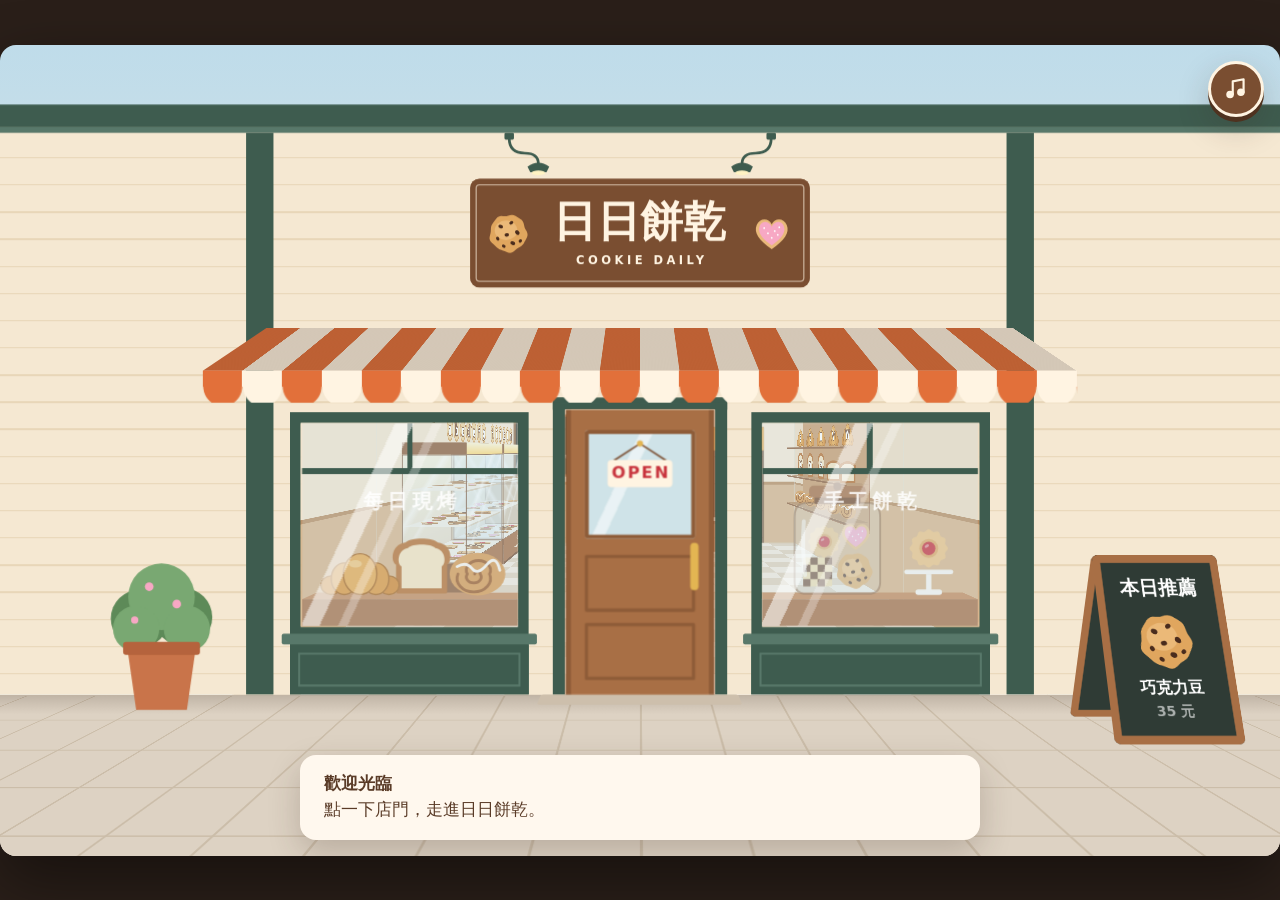
<file: index.html>
<!doctype html>
<html lang="zh-Hant">
  <head>
    <meta charset="utf-8" />
    <meta name="viewport" content="width=device-width, initial-scale=1" />
    <meta name="robots" content="noindex" />
    <meta name="description" content="英文單字填空小遊戲：在日日餅乾烘焙店裡，找到缺的字母餅乾和字母麵包，幫顧客拼出英文單字。" />
    <title>日日餅乾｜英文單字小遊戲</title>
    <link rel="stylesheet" href="styles/tokens.css" />
    <link rel="stylesheet" href="styles/page.css" />
    <link rel="stylesheet" href="styles/display-case.css" />
    <link rel="stylesheet" href="styles/characters.css" />
    <link rel="stylesheet" href="styles/shop.css" />
    <link rel="stylesheet" href="styles/storefront.css" />
    <link rel="stylesheet" href="styles/game.css" />
    <link rel="stylesheet" href="styles/order.css" />
    <link rel="stylesheet" href="styles/play.css" />
    <link rel="stylesheet" href="styles/lobby.css" />
    <link rel="stylesheet" href="styles/settings.css" />
    <link rel="stylesheet" href="styles/book.css" />
    <!--
      順序有關係：props.js 準備好商品 → shop.js 蓋出整間店 → storefront.js 在門口加上店面 →
      characters.js 把小栗長進櫃台後面 → letters.js 在餅乾、麵包上寫字母 → words.js 單字表 →
      settings.js 設定（難度、單字量）→ notebook.js 記事本 →
      game.js 接手開場、主畫面 → book.js 遊戲說明書 → play.js 開始營業後的遊戲
    -->
    <script src="scripts/props.js" defer></script>
    <script src="scripts/shop.js" defer></script>
    <script src="scripts/storefront.js" defer></script>
    <script src="scripts/characters.js" defer></script>
    <script src="scripts/letters.js" defer></script>
    <script src="scripts/words.js" defer></script>
    <script src="scripts/settings.js" defer></script>
    <script src="scripts/notebook.js" defer></script>
    <script src="scripts/game.js" defer></script>
    <script src="scripts/book.js" defer></script>
    <script src="scripts/play.js" defer></script>
    <script src="scripts/music.js" defer></script>
  </head>
  <body>
    <main class="app">
      <h1 class="visually-hidden">日日餅乾：英文單字小遊戲</h1>
      <div id="game" class="scene scene--shop game" data-game data-phase="street" role="group" aria-roledescription="小遊戲" aria-label="日日餅乾小遊戲">
        <div class="shop" data-camera="street" data-door="closed">
          <!-- 整間店由 scripts/shop.js 產生，門口的店面由 scripts/storefront.js 加上 -->
          <div class="shop__room" data-scene="bakery" data-storefront></div>
        </div>

        <p class="game__status" data-game-status hidden>營業中</p>

        <!--
          右上角：音樂開關（一直都在）、鬧鐘倒數（營業中）、齒輪設定（主畫面和營業中）
          data-mode：idle 開場／lobby 主畫面／play 營業中
        -->
        <div class="hud" data-hud data-mode="idle">
          <button type="button" class="hud__button" data-music-toggle aria-pressed="true" aria-label="音樂">
            <svg class="hud__music-on" viewBox="0 0 24 24" aria-hidden="true" focusable="false" style="fill: none; stroke: currentColor; stroke-width: 2; stroke-linecap: round; stroke-linejoin: round">
              <path d="M9 17 V5 L19 3 V15" /><circle cx="6.5" cy="17" r="2.5" style="fill: currentColor" /><circle cx="16.5" cy="15" r="2.5" style="fill: currentColor" />
            </svg>
            <svg class="hud__music-off" viewBox="0 0 24 24" aria-hidden="true" focusable="false" style="fill: none; stroke: currentColor; stroke-width: 2; stroke-linecap: round; stroke-linejoin: round">
              <path d="M9 17 V5 L19 3 V15" /><circle cx="6.5" cy="17" r="2.5" style="fill: currentColor" /><circle cx="16.5" cy="15" r="2.5" style="fill: currentColor" /><path d="M3 3 L21 21" />
            </svg>
          </button>
          <!--
            鬧鐘：鐘面（.alarm__face）的色塊是剩下的時間，--left 由 scripts/play.js 填 0–1；
            data-time：plenty 時間還多／half 過半／hurry 剩三成／final 最後 5 秒
          -->
          <div class="hud__clock" data-clock data-time="plenty" role="timer" aria-label="剩下的時間">
            <span class="alarm" aria-hidden="true">
              <span class="alarm__shake">
                <span class="alarm__face"></span>
                <svg class="alarm__body" viewBox="0 0 48 48" focusable="false">
                  <path class="alarm__bell" d="M5 16 A8.5 8.5 0 0 1 17 4 Z" />
                  <path class="alarm__bell" d="M31 4 A8.5 8.5 0 0 1 43 16 Z" />
                  <path class="alarm__line" d="M24 12 V8 M13 40 L9.5 45 M35 40 L38.5 45" />
                  <circle class="alarm__knob" cx="24" cy="6.5" r="2.5" />
                  <circle class="alarm__rim" cx="24" cy="27" r="15" />
                  <path class="alarm__line alarm__hands" d="M24 27 V18.5 M24 27 L30 30.5" />
                  <circle class="alarm__knob" cx="24" cy="27" r="2" />
                </svg>
              </span>
              <!-- 震動線條：時間快到才出現，左右各兩道弧線一閃一閃往外 -->
              <svg class="alarm__buzz" viewBox="0 0 48 48" focusable="false">
                <g class="alarm__buzz-side alarm__buzz-side--left">
                  <path d="M-2.5 19 Q-6 27 -2.5 35" />
                  <path d="M-8.5 15 Q-14 27 -8.5 39" />
                </g>
                <g class="alarm__buzz-side alarm__buzz-side--right">
                  <path d="M50.5 19 Q54 27 50.5 35" />
                  <path d="M56.5 15 Q62 27 56.5 39" />
                </g>
              </svg>
            </span>
            <span class="hud__time" data-clock-time>0:30</span>
            <span class="hud__penalty" data-clock-penalty aria-hidden="true"></span>
          </div>
          <button type="button" class="hud__button hud__gear" data-settings-open aria-label="設定">
            <svg viewBox="0 0 24 24" aria-hidden="true" focusable="false" style="fill: none; stroke: currentColor; stroke-width: 2; stroke-linecap: round; stroke-linejoin: round">
              <circle cx="12" cy="12" r="3" />
              <path d="M12 2.5 V5 M12 19 V21.5 M2.5 12 H5 M19 12 H21.5 M5.3 5.3 L7.1 7.1 M16.9 16.9 L18.7 18.7 M5.3 18.7 L7.1 16.9 M16.9 7.1 L18.7 5.3" />
              <circle cx="12" cy="12" r="7" />
            </svg>
          </button>
        </div>

        <!-- 題目卡：內容由 scripts/play.js 填 -->
        <div class="quiz" data-quiz role="group" aria-label="英文單字題目" hidden>
          <div class="quiz__head">
            <div>
              <p class="quiz__who"><span class="quiz__level" data-quiz-level></span><span data-quiz-who></span></p>
              <p class="quiz__hint" data-quiz-hint></p>
            </div>
            <button type="button" class="quiz__speak" data-quiz-speak aria-label="唸出英文單字">
              <svg viewBox="0 0 24 24" aria-hidden="true" focusable="false" style="fill: none; stroke: currentColor; stroke-width: 2; stroke-linecap: round; stroke-linejoin: round">
                <path d="M4 9.5 H7.5 L12 5.5 V18.5 L7.5 14.5 H4 Z" style="fill: currentColor" />
                <path d="M15.5 9 Q17.5 12 15.5 15 M18.5 6.5 Q22 12 18.5 17.5" />
              </svg>
            </button>
          </div>
          <p class="quiz__word" data-quiz-word role="img"></p>
          <p class="quiz__message" data-quiz-message aria-live="polite"></p>
          <div class="quiz__nav">
            <button type="button" class="game__button" data-go="cookie">餅乾櫃 a–m</button>
            <button type="button" class="game__button" data-go="bread">麵包架 n–z</button>
            <button type="button" class="game__button game__button--ghost" data-go="counter">回到櫃台</button>
          </div>
        </div>

        <!-- 開始前的 3、2、1 -->
        <p class="countdown" data-countdown aria-live="assertive" hidden></p>

        <!-- 一局結束的成績 -->
        <div class="result" data-result role="dialog" aria-labelledby="result-title" hidden>
          <h2 class="result__title" id="result-title">營業結束！</h2>
          <p class="result__stars" data-result-stars role="img"></p>
          <p class="result__score" data-result-score></p>
          <ul class="result__list" data-result-list aria-label="這一局的單字"></ul>
          <div class="result__actions">
            <button type="button" class="game__button game__button--ghost" data-game-lobby>回到主畫面</button>
            <button type="button" class="game__button" data-play-again>再玩一次</button>
          </div>
        </div>

        <!-- 主畫面：說明書看完或跳過之後停在這裡，按中間的大按鈕才開始（scripts/game.js）-->
        <div class="lobby" data-lobby hidden>
          <p class="lobby__title">準備好開店了嗎？</p>
          <div class="lobby__launch">
            <button type="button" class="lobby__start" data-lobby-start>
              <svg viewBox="0 0 24 24" aria-hidden="true" focusable="false">
                <circle cx="12" cy="12" r="11" style="fill: currentColor" />
                <path d="M9.5 7.5 L17 12 L9.5 16.5 Z" class="lobby__start-play" />
              </svg>
              開始遊戲
            </button>
            <!-- 按下去時飛出來的字母餅乾、星星和光圈（scripts/game.js 產生）-->
            <div class="lobby__burst" data-lobby-burst aria-hidden="true"></div>
          </div>
          <p class="lobby__summary" data-lobby-summary></p>
          <div class="lobby__links">
            <button type="button" class="lobby__link" data-lobby-howto>
              <svg viewBox="0 0 24 24" aria-hidden="true" focusable="false">
                <path d="M12 6.5 C10 5 7 4.5 3.5 5 V18.5 C7 18 10 18.5 12 20 C14 18.5 17 18 20.5 18.5 V5 C17 4.5 14 5 12 6.5 Z M12 6.5 V20" />
              </svg>
              遊戲說明
            </button>
            <button type="button" class="lobby__link" data-settings-open>
              <svg viewBox="0 0 24 24" aria-hidden="true" focusable="false">
                <path d="M4 7 H14 M18 7 H20 M4 17 H8 M12 17 H20" />
                <circle cx="16" cy="7" r="2.5" /><circle cx="10" cy="17" r="2.5" />
              </svg>
              設定
            </button>
            <button type="button" class="lobby__link" data-game-restart>
              <svg viewBox="0 0 24 24" aria-hidden="true" focusable="false">
                <path d="M6 21 V4.5 A1.5 1.5 0 0 1 7.5 3 H16.5 A1.5 1.5 0 0 1 18 4.5 V21 M3.5 21 H20.5" />
                <circle cx="14.5" cy="12.5" r="1" style="fill: currentColor; stroke: none" />
              </svg>
              回到店門口
            </button>
          </div>
        </div>

        <!--
          設定視窗：拉桿調整單字難度、單字量，打開記事本（scripts/settings.js）。
          營業中按齒輪也是這個視窗，同時暫停遊戲（data-mode="play"，多了繼續／重新開始…）
        -->
        <div class="settings" data-settings data-mode="lobby" role="dialog" aria-labelledby="settings-title" hidden>
          <div class="settings__panel">
            <h2 class="settings__title" id="settings-title" data-settings-title>設定</h2>

            <div class="settings__group">
              <div class="settings__row">
                <label class="settings__label" for="setting-difficulty">單字難度</label>
                <output class="settings__value" for="setting-difficulty" data-setting-out="difficulty"></output>
              </div>
              <input class="slider" id="setting-difficulty" type="range" min="1" max="5" step="1" value="3" data-setting="difficulty" />
              <div class="slider__ticks" style="--n: 5" aria-hidden="true">
                <span style="--i: 0" data-tick="1">很簡單</span>
                <span style="--i: 1" data-tick="2">簡單</span>
                <span style="--i: 2" data-tick="3">普通</span>
                <span style="--i: 3" data-tick="4">困難</span>
                <span style="--i: 4" data-tick="5">超難</span>
              </div>
              <p class="settings__hint" data-setting-hint="difficulty"></p>
            </div>

            <div class="settings__group">
              <div class="settings__row">
                <label class="settings__label" for="setting-count">單字量</label>
                <output class="settings__value" for="setting-count" data-setting-out="count"></output>
              </div>
              <input class="slider" id="setting-count" type="range" min="5" max="30" step="5" value="15" data-setting="count" />
              <div class="slider__ticks" style="--n: 6" aria-hidden="true">
                <span style="--i: 0" data-tick="5">5</span>
                <span style="--i: 1" data-tick="10">10</span>
                <span style="--i: 2" data-tick="15">15</span>
                <span style="--i: 3" data-tick="20">20</span>
                <span style="--i: 4" data-tick="25">25</span>
                <span style="--i: 5" data-tick="30">30</span>
              </div>
              <p class="settings__hint" data-setting-hint="count"></p>
            </div>

            <button type="button" class="settings__notebook" data-notebook-open>
              <svg viewBox="0 0 24 24" aria-hidden="true" focusable="false" style="fill: none; stroke: currentColor; stroke-width: 2; stroke-linecap: round; stroke-linejoin: round">
                <rect x="5" y="3.5" width="14" height="17" rx="2" /><path d="M9 8.5 H15 M9 12 H15 M9 15.5 H12.5 M8 2 V5 M12 2 V5 M16 2 V5" />
              </svg>
              <span class="settings__notebook-text">
                <span class="settings__notebook-title">記事本</span>
                <span class="settings__notebook-count" data-notebook-count></span>
              </span>
            </button>

            <!-- 主畫面打開：只有「完成」-->
            <div class="settings__actions settings__actions--lobby">
              <button type="button" class="game__button" data-settings-done>完成</button>
            </div>
            <!-- 營業中打開（暫停）：繼續、重新開始、遊戲說明、回到主畫面 -->
            <div class="settings__actions settings__actions--play">
              <p class="settings__note">難度和單字量從下一局開始；按「重新開始」馬上換。</p>
              <button type="button" class="game__button settings__resume" data-pause-resume>繼續</button>
              <button type="button" class="game__button game__button--ghost" data-pause-restart>重新開始</button>
              <button type="button" class="game__button game__button--ghost" data-pause-howto>遊戲說明</button>
              <button type="button" class="game__button game__button--ghost settings__wide" data-game-lobby>回到主畫面</button>
            </div>
          </div>
        </div>

        <!-- 記事本：考過的單字（scripts/notebook.js），從設定視窗打開 -->
        <div class="notebook" data-notebook role="dialog" aria-labelledby="notebook-title" hidden>
          <div class="notebook__pad">
            <div class="notebook__head">
              <div>
                <h2 class="notebook__title" id="notebook-title">記事本</h2>
                <p class="notebook__summary" data-notebook-summary></p>
              </div>
              <button type="button" class="game__button game__button--ghost" data-notebook-close>關閉</button>
            </div>
            <div class="notebook__filters" role="group" aria-label="要看哪些單字">
              <button type="button" class="notebook__filter" data-notebook-filter="all" aria-pressed="true">全部</button>
              <button type="button" class="notebook__filter" data-notebook-filter="missed" aria-pressed="false">答錯過的</button>
            </div>
            <ul class="notebook__list" data-notebook-list aria-label="考過的單字"></ul>
            <p class="notebook__empty" data-notebook-empty hidden></p>
            <div class="notebook__foot">
              <button type="button" class="notebook__clear" data-notebook-clear>清空記事本</button>
            </div>
          </div>
        </div>

        <!-- 遊戲說明書：縫線邊框的小書，可以前後翻（scripts/book.js）-->
        <div class="book" data-book role="dialog" aria-labelledby="book-title" hidden>
          <div class="book__cover">
            <div class="book__paper">
              <div class="book__top">
                <h2 class="book__title" id="book-title" data-book-title tabindex="-1">遊戲說明</h2>
                <button type="button" class="book__skip" data-book-skip>跳過說明</button>
              </div>
              <!-- 每一頁疊在同一格，書的高度＝最高的那一頁，翻頁時不會忽大忽小 -->
              <div class="book__pages">
                <section class="book__page" data-book-page>
                  <img class="book__shot" src="images/howto/howto-1.jpg" width="800" height="450" alt="櫃台前的顧客頭上有中文提示，旁邊是挖空的英文單字題目卡" />
                  <h3 class="book__heading">1　遊戲目標</h3>
                  <p class="book__text">顧客走到櫃台前，用中文說他想要的東西。把英文單字缺的字母補齊，他就會拿著紙袋開心回家。一局預設 15 位顧客，越後面越難：前 5 位是初級、中間 5 位中級、最後 5 位高級。</p>
                </section>
                <section class="book__page" data-book-page hidden>
                  <img class="book__shot" src="images/howto/howto-2.jpg" width="800" height="450" alt="題目卡：左上角是難度，下面是中文提示和挖空的單字，橘色框是現在要補的字母" />
                  <h3 class="book__heading">2　看懂題目</h3>
                  <p class="book__text">題目卡上有難度、中文提示和挖空的英文單字，橘色框是現在要補的字母。初級的第一個字母一定會給你，中級以上連第一個字母都可能要自己補；按 🔊 可以聽單字怎麼唸。</p>
                </section>
                <section class="book__page" data-book-page hidden>
                  <img class="book__shot" src="images/howto/howto-3.jpg" width="800" height="450" alt="展示櫃頂上一排寫著字母的餅乾" />
                  <h3 class="book__heading">3　字母在哪裡</h3>
                  <p class="book__text">a 到 m 是左邊展示櫃頂上的字母餅乾，n 到 z 是右邊麵包架上的字母麵包，都照字母順序排好。</p>
                </section>
                <section class="book__page" data-book-page hidden>
                  <img class="book__shot" src="images/howto/howto-4.jpg" width="800" height="450" alt="小栗走到展示櫃前，頭上帶著拿到的字母" />
                  <h3 class="book__heading">4　點商品，小栗去拿</h3>
                  <p class="book__text">按「餅乾櫃」或「麵包架」轉過去，點缺的那個字母。點對了，小栗會走過去拿回來補上；點錯了商品會搖一搖，還會扣 3 秒，看清楚再點。</p>
                </section>
                <section class="book__page" data-book-page hidden>
                  <img class="book__shot" src="images/howto/howto-5.jpg" width="800" height="450" alt="畫面右上角的鬧鐘變紅了，兩邊冒出震動線條，旁邊是設定齒輪" />
                  <h3 class="book__heading">5　鬧鐘與暫停</h3>
                  <p class="book__text">右上角的鬧鐘在倒數，鐘面上的色塊是剩下的時間。時間快到時鬧鐘會變紅、鈴鐺一直晃，最後 5 秒整顆都在震。按齒輪可以暫停，選擇繼續、重新開始、看說明或回到主畫面。</p>
                </section>
                <section class="book__page" data-book-page hidden>
                  <img class="book__shot" src="images/howto/howto-6.jpg" width="800" height="450" alt="設定視窗：單字難度和單字量兩個拉桿，下面是記事本按鈕" />
                  <h3 class="book__heading">6　難度、單字量和記事本</h3>
                  <p class="book__text">主畫面的「設定」（或右上角的齒輪）裡有兩個拉桿：單字難度從「很簡單」到「超難」，單字量一局 5 到 30 個。考過的單字都會記在記事本裡，可以只看答錯過的字，按 🔊 再聽一次。</p>
                </section>
              </div>
              <div class="book__nav">
                <button type="button" class="game__button game__button--ghost" data-book-prev>上一頁</button>
                <span class="book__count" data-book-count>1 / 6</span>
                <button type="button" class="game__button" data-book-next>下一頁</button>
                <button type="button" class="game__button" data-book-finish hidden>看完了</button>
              </div>
            </div>
          </div>
        </div>

        <div class="game__card" data-game-card aria-live="polite" hidden>
          <div class="game__card-body">
            <h2 class="game__card-title"><span class="game__card-step" data-game-step></span><span data-game-title></span></h2>
            <p class="game__card-text" id="game-card-text" data-game-text></p>
          </div>
          <div class="game__card-actions" data-game-actions>
            <button type="button" class="game__button game__button--ghost" data-game-skip>略過導覽</button>
            <button type="button" class="game__button" data-game-next aria-describedby="game-card-text"></button>
          </div>
        </div>
      </div>
    </main>
  </body>
</html>
</file>
<file: styles/tokens.css>
/*
  3D 實驗室的設計 token。寫法比照作品集的 src/styles/tokens.css：
  元件裡不寫死色碼或 px（border 的 1px 例外），全部從這裡引用，之後要搬進作品集時
  只需要把這一段併過去。
*/

:root {
  /* 頁面色彩（沿用作品集 light 主題的實測值） */
  --color-bg: #f2f2f2;
  --color-surface: #ffffff;
  --color-ink: #333333;
  --color-muted: rgba(0, 0, 0, 0.55);
  --color-border: rgba(51, 51, 51, 0.12);

  --font-sans:
    'Inter Variable', 'Inter', 'PingFang TC', 'Microsoft JhengHei', 'Noto Sans TC',
    ui-sans-serif, system-ui, sans-serif;
  --font-weight-regular: 400;
  --font-weight-bold: 700;
  --font-weight-black: 900;

  --font-size-h1: 40px;
  --font-size-body: 17px;
  --font-size-meta: 13px;

  --sp-1: 8px;
  --sp-2: 16px;
  --sp-3: 24px;
  --sp-5: 40px;
  --sp-7: 80px;
  --sp-8: 120px;

  --radius: 16px;
  --radius-pill: 999px;
  --content-width: 900px;
  --focus-ring: 2px;

  --motion-fast: 160ms;
  --motion-ease: cubic-bezier(0.16, 1, 0.3, 1);

  /* ---------- 3D 場景 ---------- */

  /* 舞台高度：要比盒子轉到任何角度時的投影都高，邊緣才不會切到盒子 */
  --stage-height: 560px;

  /*
    透視距離。數值取自 Figma「3D Transform 範例 ⑤」的 Perspective 800。
    跟著 --u 放大：盒子放大兩倍時透視距離也要放大兩倍，變形程度才會跟 Figma 一樣。
  */
  --scene-perspective: calc(var(--u) * 800);

  /* 預設傾斜角，取自 Figma「③ ④」的 X −20°、Y 35° */
  --box-tilt-x: -20deg;
  --box-tilt-y: 35deg;

  /*
    盒子的所有尺寸都以「Figma 的 1px」為單位：--u 乘上 Figma 裡量到的數字。
    Figma 的紙盒是 寬 90 × 高 140 × 厚 30，網頁上放大兩倍；768 以下改 1.5 倍。
    [需確認] 倍率是暫定值，改 --box-scale 一個值就會整個等比縮放。
  */
  --box-scale: 2;
  --u: calc(1px * var(--box-scale));
  --box-w: calc(var(--u) * 90);
  --box-h: calc(var(--u) * 140);
  --box-d: calc(var(--u) * 30);

  /* 盒子配色：物件本身的顏色，不隨深淺主題反轉（比照作品集的 --chat-* 手機模型） */
  --box-paper: #ffe8ca;
  --box-side: #f5d3a8;
  --box-lid: #f9ddb8;
  --box-ink: #3a2a1e;
  --box-sun: #f2994a;
  --box-band: #e2703a;
  --box-band-ink: #ffffff;
  --box-line: #c9a27e;

  /* ---------- 展示櫃（Figma「烘焙展示櫃」，櫃子 寬 480 × 深 160 × 高 380） ---------- */

  /*
    展示櫃自己的「Figma 1px」。櫃子比紙盒大很多，倍率跟紙盒分開。
    [需確認] 原本定 1.5 倍，實測加上透視後投影寬 798px、超出 818px 的舞台
    （靠近鏡頭的那一側被放大），所以桌面版改 1.25 倍；手機 0.6 倍。
  */
  --case-scale: 1.25;
  --cu: calc(1px * var(--case-scale));
  --case-stage-height: calc(var(--cu) * 520);
  /*
    從斜上方看，櫃子的投影整體會往下偏（前緣離鏡頭近、被放大），
    置中後底部會切到。往上挪 31（Figma 單位）抵銷，數值是實測投影中心的偏移量。
  */
  --case-offset-y: calc(var(--cu) * -31);
  --case-perspective: calc(var(--cu) * 900); /* Figma 的 Perspective 900 */
  --case-tilt-x: -15deg;
  --case-tilt-y: -25deg;
  --case-frame-width: calc(var(--cu) * 2); /* 玻璃的框，Figma 的 stroke 2 */

  --case-wood: #a86f45;
  --case-wood-dark: #8e5c38;
  --case-wood-deep: #7a4e31;
  --case-cream: #fff4e2;
  --case-shelf: #f8eedf;
  --case-shelf-edge: #d9c2a3;
  --case-wall-top: #fff3d6; /* 背板上緣較亮，模擬燈帶往下打的光 */
  --case-wall-bottom: #ebd9bf;
  --case-light-top: #fff6d6;
  --case-light-bottom: #ffd978;
  --case-led: #fff8dc;
  --case-frame: #7a5236;
  --case-glass: rgba(207, 232, 245, 0.22);
  --case-glass-shine: rgba(255, 255, 255, 0.55);
  --case-glass-shine-soft: rgba(255, 255, 255, 0.35);

  /* 餅乾（4 種）。[需確認] 配色是暫定值 */
  --cookie-edge: #a8692f; /* 墊在每片底下做厚度的深色剪影，4 種共用 */
  --cookie-dough: #e0a65e; /* 巧克力豆餅乾 */
  --cookie-dough-light: #ebb978;
  --cookie-chip: #4a2c1d;
  --cookie-butter: #ecc285; /* 果醬夾心 */
  --cookie-butter-dark: #dfa865;
  --cookie-jam: #c8323c;
  --cookie-jam-shine: rgba(255, 255, 255, 0.45);
  --cookie-checker-light: #f3d9a4; /* 棋盤餅乾 */
  --cookie-checker-dark: #6b4128;
  --cookie-sugar: #e9b97a; /* 糖霜愛心 */
  --cookie-icing: #f7a8c4;
  --cookie-icing-dot: #ffffff;

  /* ---------- 角色（小栗與顧客共用，都畫在 Figma「Hedgehog Baker」同樣的 200 × 260 畫板上） ---------- */

  /*
    角色的「Figma 1px」。放進烘焙店時角色要小很多，
    那一頁只要在容器上覆寫 --chu 就好，不用改這裡。[需確認] 1.5 倍／手機 1.1 倍
  */
  --ch-scale: 1.5;
  --chu: calc(1px * var(--ch-scale));
  --ch-stage-height: calc(var(--chu) * 360);
  --ch-perspective: calc(var(--chu) * 700); /* Figma 小栗展示用的 Perspective 700 */
  --ch-tilt-x: -8deg; /* 預設稍微側身，一打開就看得出分層 */
  --ch-tilt-y: 25deg;
  --ch-stage-top: #fbf6ef; /* 舞台用 Figma 小栗畫板的暖色漸層：白色廚師帽在純白底上會看不見 */
  --ch-stage-bottom: #eadccb;
  --ch-shadow: rgba(0, 0, 0, 0.22);

  /* 走路：一步的時間、身體上下晃的高度、腳抬起的高度 */
  --ch-walk-duration: 420ms;
  --ch-bob: calc(var(--chu) * -6);
  --ch-step: -4px; /* 這個位移套在 SVG 裡的腳上，單位是 SVG 座標，會跟著 SVG 一起縮放 */

  /* 顧客共用的五官與紙袋 */
  --ch-eye: #2b1d14;
  --ch-eye-shine: #ffffff;
  --ch-ink: #4a2e1f; /* 嘴巴、深色鼻子 */
  --ch-blush: rgba(244, 163, 163, 0.85);
  --ch-tongue: #f28b8b;
  --ch-sweat: #9ad3f5;
  --bag-kraft: #d8b48a; /* 結帳後提的紙袋 */
  --bag-kraft-dark: #b98b5e;
  --bag-logo: var(--case-wood-deep);

  /* ---------- 小栗（刺蝟店員）的配色 ---------- */

  --hh-spine-dark: #6e4430;
  --hh-spine: #9a6644;
  --hh-body: #ddae80;
  --hh-belly: #f6ddbf;
  --hh-foot: #6e4430;
  --hh-ear: #e3b38a;
  --hh-ear-inner: #f4c7ae;
  --hh-face: #fbe7cf;
  --hh-snout: #fff3e3;
  --hh-hat: #ffffff;
  --hh-hat-line: #e6ded3;
  --hh-eye: #2b1d14;
  --hh-eye-shine: #ffffff;
  --hh-blush: rgba(244, 163, 163, 0.85);
  --hh-nose: #4a2e1f;
  --hh-tongue: #f28b8b;
  --hh-sweat: #9ad3f5;
  --hh-apron: #e9a23b;
  --hh-pocket: #d18a26;
  --hh-baguette: #d9a05b;
  --hh-baguette-score: #b9773a;
  --hh-basket: #c8955b;
  --hh-basket-dark: #9e6b3a;

  /* ---------- 三位顧客的配色 [需確認] ---------- */

  /* 兔子：淺灰毛（白毛在暖色舞台上會看不清楚）、薄荷綠開襟衫、粉紅蝴蝶結 */
  --rabbit-fur: #d8d1ce;
  --rabbit-fur-shade: #b9afab;
  --rabbit-ear-inner: #f2b6c4;
  --rabbit-muzzle: #f8f4f1;
  --rabbit-nose: #e5879a;
  --rabbit-cardigan: #8ccbb4;
  --rabbit-cardigan-dark: #69a993;
  --rabbit-button: #fff8ee;
  --rabbit-ribbon: #e8738a;
  --rabbit-ribbon-dark: #c95670;

  /* 小熊：棕毛、藍色吊帶褲、紅色領巾 */
  --bear-fur: #b98055;
  --bear-fur-dark: #8f5c38;
  --bear-ear-inner: #e0b08a;
  --bear-muzzle: #f0d7b4;
  --bear-overalls: #5d8cc0;
  --bear-overalls-dark: #4672a3;
  --bear-button: #f2c14e;
  --bear-scarf: #d9574f;

  /* 狐狸：橘毛、白色臉頰與胸口、深色耳尖與腳、青綠色圍巾 */
  --fox-fur: #ec8f43;
  --fox-white: #fff4e6;
  --fox-ear-inner: #ffd7b0;
  --fox-dark: #5a3b2e;
  --fox-scarf: #3f8f8a;
  --fox-scarf-dark: #2f706c;

  /* ---------- 對話泡泡與訂單卡 ---------- */

  /* 泡泡是 3D 場景裡的平面，尺寸用 --chu；訂單卡是一般介面，用 px */
  --bubble-bg: #fffdf8;
  --bubble-line: #e3d3bd;
  --bubble-ink: #5a3b27;
  --bubble-dot: #b98b5e;
  --bubble-pulse-duration: 1200ms;
  --order-card-width: 280px;
  --order-icon-size: 36px;
  --card-paper: #fff8ee;
  --card-ink: #5a3b27;
  --card-muted: rgba(90, 59, 39, 0.6);
  --card-line: rgba(90, 59, 39, 0.25);
  --card-shadow: 0 12px 32px rgba(58, 42, 30, 0.22);
  --card-button-size: 32px;

  /* 顧客展示頁：泡泡在頭上，舞台要比小栗頁高，角色往下挪讓出泡泡的位置 */
  --cu-stage-height: calc(var(--chu) * 480);
  --cu-offset-y: calc(var(--chu) * 70);

  /* ---------- 麵包（Figma「Bread」4 種正面圖） ---------- */

  --bread-golden: #d4862f; /* 餐包、可頌兩端 */
  --bread-golden-mid: #de963c;
  --bread-golden-light: #e9a84e;
  --bread-line: #a9651f;
  --bread-shine: rgba(246, 205, 134, 0.8);
  --bread-roll-shine: rgba(243, 194, 122, 0.85);
  --bread-seed: #fff3d6;
  --bread-crust: #b86e2e; /* 吐司 */
  --bread-crumb: #f6e2be;
  --bread-cinnamon: #d9984f; /* 肉桂捲 */
  --bread-swirl: #9c5a26;
  --bread-icing: rgba(255, 255, 255, 0.9);

  /* ---------- 烘焙店（Figma「烘焙店場景」，房間 寬 1200 × 深 1200 × 高 700） ---------- */

  /*
    烘焙店的「Figma 1px」。整個取景框（Figma 的 Viewport，1200 × 760）永遠撐滿舞台寬度，
    所以直接用舞台寬度換算：100cqw ÷ 1200。舞台多寬場景就多大，手機也不用另外設倍率。
    （cqw 會在每個用到 --su 的元素上，以最近的 container——烘焙店的舞台——來算）
  */
  --su: calc(100cqw / 1200);

  /* 換鏡頭時移動的時間與曲線：慢進慢出，像走過去再轉頭 */
  --shop-cam-duration: 1200ms;
  --shop-cam-ease: cubic-bezier(0.65, 0, 0.35, 1);

  --shop-backdrop: #eadccb; /* 取景框底色（Figma Viewport 的填色） */
  --shop-floor: #f3e9dc;
  --shop-floor-tile: #e0d0ba;
  --shop-ceiling: #fbf5ec;
  --shop-beam: #d9bc98;
  --shop-wall-back: #f7e9d4;
  --shop-wall-left: #f4e4cc;
  --shop-wall-right: #efdcc0;
  --shop-wainscot: #d8b48a;
  --shop-trim: #b98b5e;
  --shop-sign: var(--case-wood-deep);
  --shop-sign-ink: var(--case-cream);
  --shop-board: #2f3b35; /* 黑板菜單 */
  --shop-board-frame: var(--case-wood);
  --shop-chalk: #ffffff;
  --shop-chalk-muted: rgba(255, 255, 255, 0.6);
  --shop-door: #5a3b27; /* 工房入口 */
  --shop-noren: var(--hh-apron);
  --shop-noren-ink: var(--case-wood-deep);
  --shop-poster: #fff8ee;
  --shop-poster-frame: var(--case-wood);
  --shop-poster-ink: var(--case-wood-deep);
  --shop-rack: #c99a6b; /* 麵包層架的背板 */
  --shop-rack-frame: var(--case-wood);
  --shop-rack-ink: var(--case-wood-deep);
  --shop-shelf: #b98b5e;
  --shop-shelf-edge: var(--case-wood-dark);
  --shop-counter: var(--case-wood);
  --shop-counter-lip: var(--case-wood-deep);
  --shop-counter-side: var(--case-wood-dark);
  --shop-counter-top: #f7f3ee;
  --shop-register: #7fa7c9;
  --shop-register-top: #9cc0dd;
  --shop-register-side: #6a93b5;
  --shop-screen: #2f3b35;
  --shop-tray: #ffffff;
  --shop-mat: var(--case-wood-dark);
  --shop-mat-ink: var(--case-cream);
  --shop-lamp-cord: #2f463c;
  --shop-lamp-shade: #3e5c4f;
  --shop-lamp-bulb: #fff3c4;
  --shop-lamp-glow: rgba(255, 233, 168, 0.55);

  /* ---------- 小遊戲：店門口（開場）。[需確認] 配色是暫定值 ---------- */

  /* 店外的天空與人行道 */
  --front-sky-top: #bfdcea;
  --front-sky-bottom: #f6ecdc;
  --front-ground: #ddd2c3;
  --front-ground-line: #cbbda9;
  --front-step: #cdbfac;
  --front-shadow: rgba(58, 42, 30, 0.18);

  /* 店面：奶油色雨淋板外牆，屋簷、壁柱、窗框、門框、腰板漆成墨綠（跟店裡的吊燈同色） */
  --front-wall: #f5e8d2;
  --front-wall-line: #e8d6b8;
  --front-trim: var(--shop-lamp-shade);
  --front-trim-light: #58786a;
  --front-sign-line: rgba(255, 244, 226, 0.55);
  --front-glass: rgba(198, 226, 236, 0.3);
  --front-glass-shine: rgba(255, 255, 255, 0.55);
  --front-glass-shine-soft: rgba(255, 255, 255, 0.3);
  --front-decal: rgba(255, 255, 255, 0.85);
  --front-platform: var(--case-wood);
  --front-platform-top: #c4895a;
  --front-jar-glass: rgba(220, 238, 244, 0.22);
  --front-jar-line: rgba(122, 82, 54, 0.45);
  --front-jar-lid: var(--case-wood);
  --front-jar-lid-dark: var(--case-wood-deep);
  --front-stand: #f7f3ee;

  /* 店門：木門、玻璃、黃銅把手，玻璃上掛 OPEN 牌 */
  --front-door: var(--case-wood);
  --front-door-hover: #b97c50;
  --front-door-dark: var(--case-wood-dark);
  --front-door-glass: #cfe3e8;
  --front-handle: #e3b552;
  --front-open: var(--case-cream);
  --front-open-ink: var(--cookie-jam);
  --front-open-cord: var(--case-wood-deep);
  --front-focus: var(--case-cream);
  --front-hint: rgba(255, 244, 226, 0.9); /* 門框外擴散的提示光暈 */
  --front-hint-fade: rgba(255, 244, 226, 0);

  /* 條紋遮雨棚 */
  --front-awning-a: #e2703a;
  --front-awning-b: var(--case-cream);
  --front-awning-shade: rgba(58, 42, 30, 0.22);

  /* 門口的盆栽 */
  --front-pot: #c9744a;
  --front-pot-rim: #b5633d;
  --front-bush: #79a872;
  --front-bush-dark: #5d8a58;
  --front-flower: var(--cookie-icing);

  /* 開場的動畫 [需確認] */
  --game-door-duration: 900ms;
  --game-door-ease: cubic-bezier(0.33, 1, 0.68, 1);
  --game-door-open: 100; /* 門往店裡轉開幾度 */
  --game-walk-duration: 2400ms; /* 從人行道走進門口 */
  --game-hint-duration: 1600ms;

  /*
    遊戲舞台的取景框：桌面版跟烘焙店頁一樣 1200 × 760。
    手機版舞台撐滿整個螢幕（寬 100%、高 100svh），上下多看到地板和天花板，
    說明卡蓋在下面的地板上，不會擋到商品和小栗。
  */
  --game-view-height: calc(var(--su) * 760);
  --app-bg: #2a1f19; /* 舞台外面的頁面底色 */
  --app-stage-shadow: 0 24px 64px rgba(0, 0, 0, 0.45);
  --sr-only-size: 1px;
  --game-card-width: 680px;
  --game-button-height: 44px; /* 手指按得準的大小 */
  --game-button-bg: var(--case-wood-deep);
  --game-button-hover: var(--case-wood-dark);
  --game-button-ink: var(--case-cream);

  /* ---------- 小遊戲：英文填字（6-2）[需確認] ---------- */

  --quiz-width: 480px; /* 高級的字最長 14 個字母，格子會縮小排成一排；卡片放寬一點才不會太小 [需確認] */
  --quiz-slot-size: 44px; /* 單字的每一格（最大值，字越長越小） */
  --quiz-slot-gap: 6px;
  --quiz-hint-size: 28px; /* 中文提示 */
  --quiz-letter-ratio: 0.6; /* 字母大小＝格子的六成 */
  --quiz-level-1: var(--quiz-correct); /* 難度標籤：初級 */
  --quiz-level-2: var(--quiz-current); /* 中級 */
  --quiz-level-3: var(--quiz-wrong); /* 高級 */
  --quiz-level-ink: var(--card-paper);
  --quiz-icon-size: 22px;
  --quiz-blank: #ffffff;
  --quiz-current: var(--front-awning-a); /* 現在要填的那一格 */
  --quiz-correct: #3f8a5b;
  --quiz-correct-bg: #e3f2e6;
  --quiz-wrong: var(--cookie-jam);
  --quiz-star: #f2b63c;
  --quiz-star-off: var(--card-line);
  --result-width: 560px;
  --result-item-min: 150px;
  --result-speak-size: 36px;
  --result-star-size: 40px;

  --play-walk-duration: 2200ms; /* 顧客從入口走到櫃台 */
  --play-fade-duration: 300ms; /* 顧客在入口淡入、淡出 */
  --play-react-duration: 1400ms; /* 答完之後開心或著急的時間，再走出去 */
  --play-frown-duration: 800ms; /* 選錯時顧客皺眉多久 */
  --play-shake-duration: 360ms;
  --play-pick-duration: 500ms; /* 小栗拿起商品的那一下 */

  /* 字母商品：展示櫃頂上的糖霜餅乾、麵包上的糖霜字母 */
  --letter-cookie: #f3d39b;
  --letter-cookie-edge: #d9a35f;
  --letter-cookie-dot: #b97a3f;
  --letter-icing: #ffffff;
  --letter-icing-line: var(--case-wood-deep);
  --letter-hover: #fff1b8;

  /*
    右上角的鬧鐘：鐘面的色塊是剩下的時間（綠 → 過半變橘 → 剩三成變紅）。
    剩三成時整顆變紅、鈴鐺左右晃、兩邊冒出震動線條；最後 5 秒整顆跟著震。[需確認]
  */
  --hud-gap: var(--sp-2); /* 右上角每顆之間空一點，不要黏在一起 */
  --hud-button-size: var(--clock-height); /* 音樂、齒輪跟鬧鐘一樣高 */
  --hud-icon-size: 26px;
  --hud-border: 3px;
  --hud-depth: 5px; /* 按鈕底下那一截厚度（跟開始遊戲同一種做法），按下去就壓平 */
  --hud-edge: var(--lobby-start-edge);
  --clock-edge: #d9c2a3; /* 鬧鐘底下的厚度 */
  --clock-hurry-edge: #8c1f29;
  --clock-width: 168px;
  --clock-height: 56px;
  --clock-icon-size: 40px;
  --clock-time-size: 28px;
  --clock-face: #ffffff;
  --clock-pie-plenty: var(--quiz-correct);
  --clock-pie-half: var(--quiz-current);
  --clock-pie-hurry: var(--quiz-wrong);
  --clock-glow: rgba(200, 50, 60, 0.45); /* 時間快到時外面一圈一直往外擴的紅光 */
  --clock-glow-size: 10px;
  --clock-ring-duration: 120ms; /* 鈴鐺往一邊晃一次 */
  --clock-ring-angle: 14deg;
  --clock-buzz-duration: 320ms; /* 震動線條閃一次 */
  --clock-pulse-duration: 1000ms; /* 數字每秒跳一下、紅光擴一次 */
  --clock-pulse-scale: 1.18;
  --clock-jitter: 2px; /* 最後 5 秒整顆鬧鐘的抖動幅度 */
  --clock-jitter-duration: 90ms;
  --clock-penalty-scale: 1.15; /* 點錯扣時間時，時鐘放大閃一下 */
  --clock-penalty-float: 900ms; /* 「−3 秒」從時鐘下面飄出來 */
  --countdown-size: 120px;
  --countdown-step: 800ms;
  --countdown-shadow: rgba(58, 42, 30, 0.45);

  /* 主畫面：說明書看完（或跳過）停在這裡，中間一顆大大的「開始遊戲」[需確認] */
  --lobby-scrim: rgba(42, 30, 22, 0.28); /* 整個舞台暗一點，中間的字才看得清楚 */
  --lobby-vignette: rgba(42, 30, 22, 0.62); /* 四周再更暗 */
  --lobby-title-size: 40px;
  --lobby-start-height: 96px;
  --lobby-start-font: 36px;
  --lobby-start-icon: 40px;
  --lobby-start-depth: 8px; /* 按鈕底下那一截厚度，按下去就壓平 */
  --lobby-start-edge: #4f321f;
  --lobby-start-glow: rgba(42, 30, 22, 0.35);
  --lobby-halo: rgba(255, 244, 226, 0.85); /* 待機時一圈一圈往外擴的光 */
  --lobby-halo-spread: 24px;
  --lobby-halo-duration: 1800ms;
  --lobby-breathe-scale: 1.04;
  --lobby-launch-duration: 800ms; /* 按下去之後：壓扁、彈開、碎成字母餅乾和星星，再開始 3、2、1 */
  --lobby-spark-size: 40px;
  --lobby-burst-x: 260px; /* 碎片飛多遠（橫向比較遠，跟按鈕的形狀一樣扁） */
  --lobby-burst-y: 170px;
  --lobby-ring-width: 4px;
  --lobby-link-hover: #f3e6d3;

  /* 設定視窗（遊戲中也是暫停選單）：拉桿的軌道是麵團色、拉過的部分是圍裙橘，把手是一片巧克力豆餅乾 */
  --settings-backdrop: rgba(42, 30, 22, 0.55);
  --settings-width: 400px;
  --slider-track: 12px;
  --slider-thumb: 36px;
  --slider-track-bg: #ecdcc6;
  --slider-fill: var(--hh-apron);
  --slider-thumb-dough: var(--cookie-dough);
  --slider-thumb-chip: var(--cookie-chip);
  --slider-thumb-edge: var(--cookie-edge);
  --slider-thumb-border: 3px;

  /* 記事本：橫線筆記紙、左邊一條紅色邊線，上面一排線圈 */
  --notebook-width: 560px;
  --notebook-paper: #fffdf6;
  --notebook-band: var(--shop-lamp-shade);
  --notebook-band-height: 28px;
  --notebook-ring: #c9c2b8;
  --notebook-ring-gap: 28px;
  --notebook-rule: rgba(96, 140, 190, 0.32);
  --notebook-margin-line: rgba(200, 50, 60, 0.45);
  --notebook-margin: 48px; /* 紅色邊線離左邊多遠 */
  --notebook-row: 52px; /* 一行的高度＝橫線的間距 */

  /* 遊戲說明書：木頭書皮、紙頁、一圈縫線 */
  --book-width: 760px;
  --book-cover: var(--case-wood-deep);
  --book-cover-edge: 10px;
  --book-paper: var(--card-paper);
  --book-stitch: rgba(122, 78, 49, 0.5);
  --book-stitch-width: 2px;
  --book-stitch-inset: 10px;
  --book-spine: rgba(58, 42, 30, 0.14);
  --book-backdrop: rgba(42, 30, 22, 0.35);
  /* 翻頁：右半頁掀起來、翻過書背蓋到左邊（手機版是整頁往左翻走）[需確認] */
  --book-flip-duration: 720ms;
  --book-flip-ease: cubic-bezier(0.45, 0.05, 0.3, 1);
  --book-flip-perspective: 2400px;
  --book-flip-shade: rgba(58, 42, 30, 0.32); /* 紙翻到一半時背光那一面的陰影 */
}

/* 斷點沿用作品集的三個：375 / 768 / 1200 */
@media (max-width: 767px) {
  :root {
    --box-scale: 1.5;
    --case-scale: 0.6;
    --ch-scale: 1.1;
    --stage-height: 440px;
    --font-size-h1: 28px;
    --game-view-height: 100svh; /* 手機版撐滿整個螢幕 */
    --countdown-size: 88px;
    --hud-gap: var(--sp-1);
    --hud-icon-size: 22px;
    --hud-depth: 4px;
    --clock-width: 120px;
    --clock-height: 48px;
    --clock-icon-size: 32px;
    --clock-time-size: 22px;
    --lobby-title-size: 28px;
    --lobby-start-height: 80px;
    --lobby-start-font: 28px;
    --lobby-start-icon: 32px;
    --lobby-burst-x: 170px;
    --lobby-burst-y: 150px;
    --notebook-margin: 36px;
  }
}

@media (prefers-color-scheme: dark) {
  :root {
    --color-bg: #18181a;
    --color-surface: #222225;
    --color-ink: #f2f2f2;
    --color-muted: rgba(242, 242, 242, 0.6);
    --color-border: rgba(242, 242, 242, 0.14);
  }
}
</file>
<file: styles/page.css>
/*
  頁面版面：整頁只有小遊戲。
  桌面版：舞台照 1200 × 760 的比例，在畫面正中央能放多大就放多大（寬度不超過視窗、高度不超過視窗）。
  手機版：舞台撐滿整個螢幕（寬 100%、高度由 --game-view-height 決定，見 tokens.css）。
  遊戲裡的東西各自在 shop.css、storefront.css、game.css、play.css、book.css。
*/

*,
*::before,
*::after {
  box-sizing: border-box;
}

body {
  margin: 0;
  background: var(--app-bg);
  color: var(--color-ink);
  font-family: var(--font-sans);
  font-size: var(--font-size-body);
  font-weight: var(--font-weight-regular);
  line-height: 1.6;
}

.app {
  display: grid;
  place-items: center;
  min-height: 100svh;
}

.game {
  width: min(100vw, calc(100svh * 1200 / 760));
  overflow: hidden;
  user-select: none;
  -webkit-user-select: none;
}

@media (min-width: 768px) {
  .game {
    border-radius: var(--radius);
    box-shadow: var(--app-stage-shadow);
  }
}

@media (max-width: 767px) {
  .game {
    width: 100vw;
  }
}

/* 只給讀螢幕的軟體讀的文字（頁面標題） */
.visually-hidden {
  position: absolute;
  width: var(--sr-only-size);
  height: var(--sr-only-size);
  overflow: hidden;
  clip-path: inset(50%);
  white-space: nowrap;
}

/* 放 SVG <symbol> 定義的容器（scripts/props.js）：本身不佔版面也不顯示 */
.lab__defs {
  position: absolute;
  width: 0;
  height: 0;
  overflow: hidden;
}
</file>
<file: styles/display-case.css>
/*
  餅乾展示櫃。結構照 Figma「烘焙展示櫃」：
    .scene--case ＝ 展示櫃頁的舞台，外層加 Perspective 900 的 frame（放進烘焙店時不用這一層）
    .case   ＝ 「Display Case」frame（preserve-3d），整體轉 X −15°、Y −25°
    .part   ＝ 櫃子的每一片平面
    .cookie ＝ 每個位置的餅乾（俯視圖整片轉 X 90° 平躺，底下墊同形狀的剪影做厚度，可以疊成一疊）

  每一片的 --l / --t / --w / --h 就是 Figma 裡那個圖層的 x / y / 寬 / 高，
  transform 也是照抄 Figma 的 3D transform（translateZ → rotateX → rotateY）。
  所有數字都乘上 --cu（展示櫃的「Figma 1px」），改 --case-scale 就整個等比縮放。
  櫃子裡的 HTML 由 scripts/props.js 產生。
*/

.scene--case {
  height: var(--case-stage-height);
  display: grid;
  place-items: center;
  perspective: var(--case-perspective);
}

.case {
  --tilt-x: var(--case-tilt-x);
  --tilt-y: var(--case-tilt-y);
  --rx: var(--tilt-x);
  --ry: var(--tilt-y);
  position: relative;
  width: calc(var(--cu) * 480);
  height: calc(var(--cu) * 380);
  transform-style: preserve-3d;
  transform: rotateX(var(--rx)) rotateY(var(--ry));
  /* translate 會在 transform 之後套用，等於把轉好的整座櫃子往上挪，不影響旋轉中心 */
  translate: 0 var(--case-offset-y);
}

.case.is-settling {
  transition: transform var(--motion-fast) var(--motion-ease);
}

@media (prefers-reduced-motion: reduce) {
  .case.is-settling {
    transition: none;
  }
}

.part {
  position: absolute;
  left: calc(var(--cu) * var(--l, 0));
  top: calc(var(--cu) * var(--t, 0));
  width: calc(var(--cu) * var(--w));
  height: calc(var(--cu) * var(--h));
  margin: 0;
}

/* ---------- 背板 ---------- */

.case__back {
  --t: 30;
  --w: 480;
  --h: 270;
  background: linear-gradient(var(--case-wall-top), var(--case-wall-bottom));
  transform: translateZ(calc(var(--cu) * -80));
}

/* ---------- 底座（頂面就是第 1 層層板） ---------- */

.case__base-top {
  --t: 220;
  --w: 480;
  --h: 160;
  background: var(--case-shelf);
  transform: rotateX(90deg);
}

.case__base-left,
.case__base-right {
  --t: 300;
  --w: 160;
  --h: 80;
  background: var(--case-wood-dark);
}
.case__base-left {
  --l: -80;
  transform: rotateY(-90deg);
}
.case__base-right {
  --l: 400;
  transform: rotateY(90deg);
}

.case__base-front {
  --t: 300;
  --w: 480;
  --h: 80;
  overflow: hidden;
  background: var(--case-wood);
  color: var(--case-cream);
  text-align: center;
  transform: translateZ(calc(var(--cu) * 80));
}

.case__name {
  position: absolute;
  left: 0;
  right: 0;
  top: calc(var(--cu) * 12);
  margin: 0;
  font-size: calc(var(--cu) * 20);
  font-weight: var(--font-weight-bold);
  line-height: 1.45;
}

.case__name--latin {
  top: calc(var(--cu) * 46);
  font-size: calc(var(--cu) * 9);
  letter-spacing: 0.2em;
}

.case__kick {
  position: absolute;
  left: 0;
  right: 0;
  bottom: 0;
  height: calc(var(--cu) * 8);
  background: var(--case-wood-deep);
}

/* ---------- 第 2、3 層層板（比櫃子窄一點、淺一點，才不會貼到玻璃） ---------- */

.case__shelf {
  --l: 2;
  --w: 476;
  --h: 150;
  background: var(--case-shelf);
  transform: rotateX(90deg);
}
.case__shelf--2 {
  --t: 135;
}
.case__shelf--3 {
  --t: 45;
}

/* 層板前緣：一條 5 高的邊，做出板子的厚度 */
.case__shelf-edge {
  --l: 2;
  --w: 476;
  --h: 5;
  background: var(--case-shelf-edge);
  transform: translateZ(calc(var(--cu) * 75));
}
.case__shelf-edge--2 {
  --t: 210;
}
.case__shelf-edge--3 {
  --t: 120;
}

/* ---------- 玻璃（前板與兩片側板共用，等於 Figma 的 Glass Panel component） ---------- */

.case__glass {
  box-sizing: border-box;
  border: var(--case-frame-width) solid var(--case-frame);
  /* 兩道斜向反光疊在半透明底色上。玻璃從內外都看得到，所以不關背面 */
  background:
    linear-gradient(
      to bottom right,
      transparent 30%,
      var(--case-glass-shine) 34%,
      transparent 40%,
      transparent 46%,
      var(--case-glass-shine-soft) 48%,
      transparent 52%
    ),
    var(--case-glass);
}
.case__glass--left,
.case__glass--right {
  --t: 30;
  --w: 160;
  --h: 270;
}
.case__glass--left {
  --l: -80;
  transform: rotateY(-90deg);
}
.case__glass--right {
  --l: 400;
  transform: rotateY(90deg);
}
.case__glass--front {
  --t: 30;
  --w: 480;
  --h: 270;
  transform: translateZ(calc(var(--cu) * 80));
}

/* ---------- 頂蓋與燈帶 ---------- */

.case__roof {
  --t: -80;
  --w: 480;
  --h: 160;
  background: var(--case-wood-deep);
  transform: rotateX(90deg);
}

.case__roof-left,
.case__roof-right {
  --w: 160;
  --h: 30;
  background: var(--case-wood-dark);
}
.case__roof-left {
  --l: -80;
  transform: rotateY(-90deg);
}
.case__roof-right {
  --l: 400;
  transform: rotateY(90deg);
}

.case__light {
  --w: 480;
  --h: 30;
  background: linear-gradient(var(--case-light-top), var(--case-light-bottom));
  transform: translateZ(calc(var(--cu) * 80));
}

.case__led {
  --l: 5;
  --t: 32;
  --w: 470;
  --h: 4;
  background: var(--case-led);
  transform: translateZ(calc(var(--cu) * 60));
}

/* ---------- 餅乾 ---------- */

/*
  每個位置在 HTML 上用 --x / --y / --z 指定（＝ Figma 裡 instance 的擺放位置）：
  --x 是第幾欄的中心，--y 是層板高度，--z 是前排（+36）或後排（−36）。
  外層只負責前後推（translateZ）；裡面每一片餅乾都是兩張圖，各自轉 X 90° 平躺：
    .cookie__edge  同形狀的深色剪影，墊在底下，從斜上方看會在前緣露出一圈，做出厚度
    .cookie__top   餅乾的俯視圖
  疊成一疊時，每一片用 --k（第幾片，從 0 開始）往上墊 3，再用 --r 繞垂直軸轉一點、
  --dx 錯開一點，看起來是隨手疊的，而不是同一張圖複製三次。
*/
.cookie {
  position: absolute;
  left: calc(var(--cu) * (var(--x) - 27));
  top: calc(var(--cu) * (var(--y) - 27));
  width: calc(var(--cu) * 54);
  height: calc(var(--cu) * 54);
  transform-style: preserve-3d;
  transform: translateZ(calc(var(--cu) * var(--z)));
}

.cookie svg {
  position: absolute;
  left: calc(var(--cu) * var(--dx, 0));
  display: block;
  width: calc(var(--cu) * 54);
  height: calc(var(--cu) * 54);
  overflow: visible;
  /* 先在自己的平面裡轉 --r（等於平躺後繞垂直軸轉），再轉 X 90° 躺下 */
  transform: rotateX(90deg) rotateZ(calc(var(--r, 0) * 1deg));
}

/* 頂面離層板 3 × (k + 1)；剪影在這一片的底部，比頂面低 2.5，剛好浮在下面那片上方 */
.cookie__top {
  top: calc(var(--cu) * (-3 * var(--k, 0) - 3));
}

.cookie__edge {
  top: calc(var(--cu) * (-3 * var(--k, 0) - 0.5));
}
</file>
<file: styles/characters.css>
/*
  角色（小栗與顧客）共用的分層紙偶。結構照 Figma「Hedgehog Baker」：
    .character          被轉的元素（preserve-3d），整體角度用 --rx / --ry
    .character__shadow  腳下的影子，平躺在地上，不跟著身體上下晃
    .character__rig     身體本體；走路時整個上下晃、左右擺
    .character__layer   6 層平面，每層用 --depth 前後錯開（Figma 的 Depth），由後往前：
                          背面 −30、身體 −14、頭 0、頭飾 +4、五官 +6、手 +18

  每個角色都畫在同一個 200 × 260 的畫板上，腳底在 y 250，所以這裡的尺寸、影子、走路全部共用。
  狀態全部用 data 屬性切換，遊戲那一頁直接改屬性就好：
    data-expression  normal（平常）／happy（開心）／flustered（慌張、著急）
    data-walking     true 時走路
    data-carry       手上拿的東西（小栗：basket／baguette；顧客：none 空手／bag 結帳後的紙袋）

  尺寸以 --chu（角色的「Figma 1px」）為單位，放進不同場景時在容器上覆寫 --chu 即可。
  圖層的 SVG 由 scripts/characters.js 產生。
*/

.character {
  --tilt-x: var(--ch-tilt-x);
  --tilt-y: var(--ch-tilt-y);
  --rx: var(--tilt-x);
  --ry: var(--tilt-y);
  position: relative;
  width: calc(var(--chu) * 200);
  height: calc(var(--chu) * 260);
  transform-style: preserve-3d;
  transform: rotateX(var(--rx)) rotateY(var(--ry));
}

.character.is-settling {
  transition: transform var(--motion-fast) var(--motion-ease);
}

.character__rig {
  position: absolute;
  inset: 0;
  transform-style: preserve-3d;
  /* 左右擺的支點在腳底，擺起來像在走路，而不是整隻在空中晃 */
  transform-origin: 50% 95%;
}

.character__layer {
  position: absolute;
  top: 0;
  left: 0;
  width: 100%;
  height: 100%;
  overflow: visible;
  transform: translateZ(calc(var(--chu) * var(--depth)));
}

.character__shadow {
  position: absolute;
  left: calc(var(--chu) * 30);
  top: calc(var(--chu) * 225);
  width: calc(var(--chu) * 140);
  height: calc(var(--chu) * 50);
  border-radius: 50%;
  background: radial-gradient(closest-side, var(--ch-shadow), transparent);
  /* 中心對齊腳底（Figma 座標 y 250），轉 X 90° 平躺在地上 */
  transform: rotateX(90deg);
}

/* ---------- 表情：五官那一層裡有三組，一次只顯示一組 ---------- */

.character [data-face] {
  display: none;
}
.character[data-expression='normal'] [data-face='normal'],
.character[data-expression='happy'] [data-face='happy'],
.character[data-expression='flustered'] [data-face='flustered'] {
  display: inline;
}

/* ---------- 手上拿的東西 ---------- */

.character [data-carry-item] {
  display: none;
}
.character[data-carry='basket'] [data-carry-item='basket'],
.character[data-carry='baguette'] [data-carry-item='baguette'],
.character[data-carry='none'] [data-carry-item='none'],
.character[data-carry='bag'] [data-carry-item='bag'] {
  display: inline;
}

/* ---------- 走路：身體上下晃＋左右擺，兩隻腳輪流抬起 ---------- */

.character[data-walking='true'] .character__rig {
  animation: ch-bob var(--ch-walk-duration) ease-in-out infinite;
}

.character[data-walking='true'] .ch-foot {
  animation: ch-step var(--ch-walk-duration) ease-in-out infinite;
}

.character[data-walking='true'] .ch-foot--r {
  animation-delay: calc(var(--ch-walk-duration) / -2);
}

@keyframes ch-bob {
  0%,
  50%,
  100% {
    translate: 0 0;
    rotate: 0deg;
  }
  25% {
    translate: 0 var(--ch-bob);
    rotate: -2deg;
  }
  75% {
    translate: 0 var(--ch-bob);
    rotate: 2deg;
  }
}

@keyframes ch-step {
  0%,
  100% {
    translate: 0 0;
  }
  50% {
    translate: 0 var(--ch-step);
  }
}

@media (prefers-reduced-motion: reduce) {
  .character[data-walking='true'] .character__rig,
  .character[data-walking='true'] .ch-foot {
    animation: none;
  }
  .character.is-settling {
    transition: none;
  }
}

/* ---------- 角色展示頁的舞台 ---------- */

.scene--character {
  height: var(--ch-stage-height);
  display: grid;
  place-items: center;
  perspective: var(--ch-perspective);
  background: linear-gradient(var(--ch-stage-top), var(--ch-stage-bottom));
}

/* ---------- 顧客展示頁：三位疊在同一個位置，一次顯示一位 ---------- */

/* 頭上還有對話泡泡，舞台比小栗頁高，角色往下挪讓出泡泡的位置 */
.scene--customers {
  height: var(--cu-stage-height);
}

.customers {
  --tilt-x: var(--ch-tilt-x);
  --tilt-y: var(--ch-tilt-y);
  --rx: var(--tilt-x);
  --ry: var(--tilt-y);
  position: relative;
  width: calc(var(--chu) * 200);
  height: calc(var(--chu) * 260);
  transform-style: preserve-3d;
  transform: rotateX(var(--rx)) rotateY(var(--ry));
  translate: 0 var(--cu-offset-y);
}

.customers.is-settling {
  transition: transform var(--motion-fast) var(--motion-ease);
}

/* 整組一起轉，裡面的角色自己不再轉一次 */
.customers > .character {
  position: absolute;
  inset: 0;
  display: none;
  transform: none;
}

.customers[data-customer='rabbit'] > [data-character='rabbit'],
.customers[data-customer='bear'] > [data-character='bear'],
.customers[data-customer='fox'] > [data-character='fox'] {
  display: block;
}

@media (prefers-reduced-motion: reduce) {
  .customers.is-settling {
    transition: none;
  }
}
</file>
<file: styles/shop.css>
/*
  烘焙店「日日餅乾」。結構照 Figma「烘焙店場景」：
    .scene--shop  舞台。設成 container，裡面才能用 --su（舞台寬 ÷ 1200）當單位
    .shop         取景框（Figma 的 Viewport，1200 × 760），加 Perspective 700；data-camera 切換鏡頭
    .shop__room   房間（Figma 的 Room，preserve-3d）。鏡頭的位置和方向都換算成這一層的 transform
    .shop__part   房間裡的每一片平面：--l / --t / --w / --h 是 Figma 的 x / y / 寬 / 高，
                  --tz / --ax / --ay 是 Figma 的 Depth 與 X / Y 旋轉
    .shop__deco   平面上的裝飾（招牌、海報…），只有位置，沒有 3D
  所有數字都乘上 --su。HTML 由 scripts/shop.js 產生。
*/

/*
  擺放用的變數不往下繼承：展示櫃、角色也是房間裡的 .shop__part，
  它們裡面的零件如果沒寫 --l，不能撿到外層櫃子自己的擺放位置。
*/
@property --l {
  syntax: '<number>';
  inherits: false;
  initial-value: 0;
}
@property --t {
  syntax: '<number>';
  inherits: false;
  initial-value: 0;
}
@property --w {
  syntax: '<number>';
  inherits: false;
  initial-value: 0;
}
@property --h {
  syntax: '<number>';
  inherits: false;
  initial-value: 0;
}
@property --tz {
  syntax: '<number>';
  inherits: false;
  initial-value: 0;
}
@property --ax {
  syntax: '<number>';
  inherits: false;
  initial-value: 0;
}
@property --ay {
  syntax: '<number>';
  inherits: false;
  initial-value: 0;
}

/*
  鏡頭：眼睛在房間裡的位置（Figma 單位）、左右轉頭與低頭的角度。
  登記成有型別的變數，換鏡頭時才能直接補間這些數字——房間的 transform、
  吊燈轉向鏡頭的角度都是從這些數字算出來的，會一起跟著動。
*/
@property --cam-x {
  syntax: '<number>';
  inherits: true;
  initial-value: 600;
}
@property --cam-y {
  syntax: '<number>';
  inherits: true;
  initial-value: 315;
}
@property --cam-z {
  syntax: '<number>';
  inherits: true;
  initial-value: 550;
}
@property --cam-yaw {
  syntax: '<angle>';
  inherits: true;
  initial-value: 0deg;
}
/* 低頭幾度（正的往下看）。烘焙店頁的鏡頭都是 0；遊戲頁手機版營業時往下看，櫃台才不會被題目卡蓋住 */
@property --cam-pitch {
  syntax: '<angle>';
  inherits: true;
  initial-value: 0deg;
}

.scene--shop {
  container-type: inline-size;
  background: var(--shop-backdrop);
}

.shop {
  /*
    放進來的展示櫃、角色改用烘焙店的單位。用到這兩個單位的 token 也要在這裡重算，
    因為 :root 上的值已經用各自展示頁的倍率算好了。
  */
  --cu: var(--su);
  --chu: var(--su);
  --case-frame-width: calc(var(--cu) * 2);
  --ch-bob: calc(var(--chu) * -6);

  /*
    拖曳的角度（scripts/rotate.js 改的）寫在取景框上，店分成好幾層 .shop__room，
    每一層都從這裡繼承同一個角度，轉頭時才會一起轉。
  */
  --tilt-x: 0deg;
  --tilt-y: 0deg;
  --rx: var(--tilt-x);
  --ry: var(--tilt-y);

  position: relative;
  height: calc(var(--su) * 760);
  overflow: hidden;
  perspective: calc(var(--su) * 700); /* Figma Viewport 的 Perspective 700 */
  transition:
    --cam-x var(--shop-cam-duration) var(--shop-cam-ease),
    --cam-y var(--shop-cam-duration) var(--shop-cam-ease),
    --cam-z var(--shop-cam-duration) var(--shop-cam-ease),
    --cam-yaw var(--shop-cam-duration) var(--shop-cam-ease),
    --cam-pitch var(--shop-cam-duration) var(--shop-cam-ease);
}

/*
  鏡頭位置。門口＝Figma 的視角：Room 往鏡頭推 150，等於眼睛站在門外 550 的地方。
  [需確認] 另外三個是為了看清楚各區、實測調出來的，之後遊戲開始前的導覽會照這個順序走一遍。
*/
.shop[data-camera='cases'] {
  --cam-x: 700;
  --cam-y: 330;
  --cam-z: 150;
  --cam-yaw: -36deg;
}
.shop[data-camera='bread'] {
  --cam-x: 500;
  --cam-y: 330;
  --cam-z: 150;
  --cam-yaw: 40deg;
}
.shop[data-camera='counter'] {
  --cam-x: 640;
  --cam-y: 380;
  --cam-z: -350;
  --cam-yaw: 0deg;
}

@media (prefers-reduced-motion: reduce) {
  .shop {
    transition: none;
  }
}

/*
  房間。CSS 的眼睛固定在取景框中心正前方 700（perspective），所以「移動鏡頭」其實是反過來移動房間：
  把房間的轉軸（transform-origin）放在眼睛上，先把「鏡頭要站的點」平移到眼睛的位置，再繞著眼睛轉頭。
  眼睛在房間座標裡是 (600, 315, 700)，房間擺在讓這一點剛好落在取景框正中央的位置
  （1200 × 760 的取景框裡就是往下 65；遊戲頁手機版的取景框比較高，眼睛照樣在正中央）。
  --rx / --ry 是拖曳的角度（從 .shop 繼承）。轉頭的方向跟拖曳相反，
  畫面才會跟著手指走（像街景：往左拖，看到右邊的東西）。
  店分成好幾層（牆面、擺設…，見 scripts/shop.js），每一層都套這個 transform，疊在同一個位置。
*/
.shop__room {
  position: absolute;
  left: calc(50% - var(--su) * 600);
  top: calc(50% - var(--su) * 315);
  width: calc(var(--su) * 1200);
  height: calc(var(--su) * 700);
  transform-style: preserve-3d;
  transform-origin: calc(var(--su) * 600) calc(var(--su) * 315) calc(var(--su) * 700);
  transform: rotateX(calc(-1 * var(--rx) - var(--cam-pitch))) rotateY(calc(var(--cam-yaw) - var(--ry)))
    translate3d(
      calc(var(--su) * (600 - var(--cam-x))),
      calc(var(--su) * (315 - var(--cam-y))),
      calc(var(--su) * (700 - var(--cam-z)))
    );
}

.shop__part,
.shop__deco {
  position: absolute;
  left: calc(var(--su) * var(--l));
  top: calc(var(--su) * var(--t));
  width: calc(var(--su) * var(--w));
  height: calc(var(--su) * var(--h));
  margin: 0;
}

/* 跟 Figma 的 3D transform 同一個順序：Depth → X 旋轉 → Y 旋轉 */
.shop__part {
  translate: none; /* 展示櫃頁替櫃子往上挪的 translate，放進店裡不需要 */
  transform: translateZ(calc(var(--su) * var(--tz))) rotateX(calc(var(--ax) * 1deg)) rotateY(calc(var(--ay) * 1deg));
}

.shop__part p,
.shop__deco p {
  margin: 0;
}

/* ---------- 地板、天花板、牆 ---------- */

/* 100 × 100 的磁磚，深淺交錯；左上角那一格是淺的，跟 Figma 一樣 */
.shop__floor {
  background: repeating-conic-gradient(var(--shop-floor-tile) 0 25%, var(--shop-floor) 0 50%) 0 0 /
    calc(var(--su) * 200) calc(var(--su) * 200);
}

/* 三根 30 寬的樑，中心在 300、600、900 */
.shop__ceiling {
  background: linear-gradient(
    var(--shop-ceiling) calc(var(--su) * 285),
    var(--shop-beam) 0 calc(var(--su) * 315),
    var(--shop-ceiling) 0 calc(var(--su) * 585),
    var(--shop-beam) 0 calc(var(--su) * 615),
    var(--shop-ceiling) 0 calc(var(--su) * 885),
    var(--shop-beam) 0 calc(var(--su) * 915),
    var(--shop-ceiling) 0
  );
}

/* 牆的下半截是護牆板，交界處一條 8 高的飾條 */
.shop__wall {
  overflow: hidden;
  background: linear-gradient(
    var(--wall) calc(var(--su) * 464),
    var(--shop-trim) 0 calc(var(--su) * 472),
    var(--shop-wainscot) 0
  );
}
.shop__wall--back {
  --wall: var(--shop-wall-back);
}
.shop__wall--left {
  --wall: var(--shop-wall-left);
}
.shop__wall--right {
  --wall: var(--shop-wall-right);
}

/* ---------- 後牆 ---------- */

.shop__sign {
  border-radius: calc(var(--su) * 12);
  background: var(--shop-sign);
  color: var(--shop-sign-ink);
  font-weight: var(--font-weight-bold);
  text-align: center;
}

.shop__sign-name,
.shop__sign-latin {
  position: absolute;
  left: 0;
  right: 0;
}

.shop__sign-name {
  top: calc(var(--su) * 10);
  font-size: calc(var(--su) * 40);
  line-height: 1.45;
}

/* letter-spacing 會在最後一個字後面多留一格，用 text-indent 補在前面，字才會置中 */
.shop__sign-latin {
  top: calc(var(--su) * 70);
  font-size: calc(var(--su) * 13);
  line-height: 1.2;
  letter-spacing: 0.3em;
  text-indent: 0.3em;
}

/* 黑板菜單：外框用 inset 陰影畫，跟 Figma 的 stroke inside 一樣不會把內容往內推 */
.shop__menu {
  box-sizing: border-box;
  display: flex;
  flex-direction: column;
  align-items: center;
  padding: calc(var(--su) * 14) calc(var(--su) * 24) 0;
  border-radius: calc(var(--su) * 6);
  background: var(--shop-board);
  box-shadow: inset 0 0 0 calc(var(--su) * 8) var(--shop-board-frame);
  color: var(--shop-chalk);
}

.shop__menu-title {
  font-size: calc(var(--su) * 22);
  font-weight: var(--font-weight-bold);
  line-height: 1.3;
  letter-spacing: 0.1em;
  text-indent: 0.1em;
}

.shop__menu-cols {
  display: grid;
  grid-template-columns: 1fr 1fr;
  column-gap: calc(var(--su) * 24);
  width: 100%;
  margin-top: calc(var(--su) * 10);
}

.shop__menu-head {
  margin-bottom: calc(var(--su) * 4);
  color: var(--shop-chalk-muted);
  font-size: calc(var(--su) * 13);
  line-height: 1.45;
}

.shop__menu-row {
  display: flex;
  justify-content: space-between;
  font-size: calc(var(--su) * 15);
  line-height: 1.8;
  font-variant-numeric: tabular-nums;
}

.shop__door {
  background: var(--shop-door);
}

.shop__noren {
  background: var(--shop-noren);
}

.shop__noren-slit {
  background: var(--shop-door);
}

.shop__noren-text {
  position: absolute;
  top: calc(var(--su) * 4);
  left: 0;
  right: 0;
  color: var(--shop-noren-ink);
  font-size: calc(var(--su) * 20);
  font-weight: var(--font-weight-bold);
  line-height: 1.45;
  text-align: center;
}

/* ---------- 左牆的海報 ---------- */

.shop__poster {
  border-radius: calc(var(--su) * 6);
  background: var(--shop-poster);
  box-shadow: inset 0 0 0 calc(var(--su) * 6) var(--shop-poster-frame);
}

.shop__poster-art svg,
.shop__bread svg,
.shop__lamp-shade svg {
  display: block;
  width: 100%;
  height: 100%;
  overflow: visible;
}

.shop__poster-text {
  position: absolute;
  top: calc(var(--su) * 106);
  left: 0;
  right: 0;
  color: var(--shop-poster-ink);
  font-size: calc(var(--su) * 18);
  font-weight: var(--font-weight-bold);
  line-height: 1.45;
  text-align: center;
}

/* ---------- 右牆的麵包層架 ---------- */

.shop__rack {
  background: var(--shop-rack);
  box-shadow: inset 0 0 0 calc(var(--su) * 6) var(--shop-rack-frame);
}

.shop__rack-title {
  color: var(--shop-rack-ink);
  font-size: calc(var(--su) * 26);
  font-weight: var(--font-weight-bold);
  line-height: 1.45;
  text-align: center;
}

.shop__shelf {
  background: var(--shop-shelf);
}

.shop__shelf-edge {
  background: var(--shop-shelf-edge);
}

/* ---------- 櫃台、收銀機、托盤 ---------- */

.shop__counter-front {
  background: var(--shop-counter);
}

.shop__counter-lip {
  background: var(--shop-counter-lip);
}

.shop__counter-panel {
  box-shadow: inset 0 0 0 calc(var(--su) * 3) var(--shop-counter-side);
}

.shop__counter-top {
  background: var(--shop-counter-top);
}

.shop__counter-side {
  background: var(--shop-counter-side);
}

.shop__register-front {
  background: var(--shop-register);
}

.shop__register-top {
  background: var(--shop-register-top);
}

.shop__register-side {
  background: var(--shop-register-side);
}

.shop__register-screen {
  background: var(--shop-screen);
}

.shop__tray {
  background: var(--shop-tray);
}

/* ---------- 吊燈：繞 Y 轉回鏡頭的方向，不管鏡頭怎麼轉都看到正面 ---------- */

.shop__lamp {
  transform: translateZ(calc(var(--su) * var(--tz))) rotateY(calc(var(--ry) - var(--cam-yaw)));
}

.shop__lamp-glow {
  border-radius: 50%;
  background: radial-gradient(closest-side, var(--shop-lamp-glow), transparent);
}

.shop__lamp-cord {
  background: var(--shop-lamp-cord);
}

/* ---------- 門口的地墊 ---------- */

.shop__mat {
  display: grid;
  place-items: center;
  border-radius: calc(var(--su) * 12);
  background: var(--shop-mat);
  color: var(--shop-mat-ink);
  font-size: calc(var(--su) * 34);
  font-weight: var(--font-weight-bold);
  letter-spacing: 0.1em;
  text-indent: 0.1em;
}
</file>
<file: styles/storefront.css>
/*
  遊戲頁的店門口「日日餅乾」。HTML 由 scripts/storefront.js 產生，擺法跟烘焙店一樣是 .shop__part / .shop__deco。
    .storefront__wall    店面的牆（z 600），門窗的洞用 clip-path 挖
    .storefront__door    店門，一顆按鈕；鉸鏈在左邊，打開時往店裡轉
    .storefront__awning  遮雨棚，從牆上斜斜往外伸；.storefront__valance 是前緣的波浪邊
  另外補上前廳的天花板（只有一根樑）。所有尺寸都乘上 --su。
*/

/* ---------- 前廳 ---------- */

/* 前廳深 600，只放中間那根樑（在 z 300），跟店裡每 300 一根的間距接得上 */
.shop__ceiling--hall {
  background: linear-gradient(
    var(--shop-ceiling) calc(var(--su) * 285),
    var(--shop-beam) 0 calc(var(--su) * 315),
    var(--shop-ceiling) 0
  );
}

/* ---------- 外牆 ---------- */

/* 橫向的雨淋板：每 40 一條細縫 */
.storefront__wall {
  background: repeating-linear-gradient(
    var(--front-wall) 0 calc(var(--su) * 38),
    var(--front-wall-line) 0 calc(var(--su) * 40)
  );
}

.storefront__cornice,
.storefront__pilaster,
.storefront__kick {
  background: var(--front-trim);
}

.storefront__cornice-trim,
.storefront__sill {
  background: var(--front-trim-light);
}

.storefront__sill {
  border-radius: calc(var(--su) * 3);
}

/* 腰板：墨綠底再框一圈淺一點的線，像嵌進去的木板 */
.storefront__kick {
  box-shadow:
    inset 0 0 0 calc(var(--su) * 12) var(--front-trim),
    inset 0 0 0 calc(var(--su) * 15) var(--front-trim-light);
}

/* 窗框只畫外圈；框的內緣剛好是牆上挖洞的邊 */
.storefront__frame {
  box-shadow: inset 0 0 0 calc(var(--su) * 16) var(--front-trim);
}

.storefront__door-frame {
  border: calc(var(--su) * 18) solid var(--front-trim);
  border-bottom: 0;
}

.storefront__awning-shadow {
  background: linear-gradient(var(--front-shadow), transparent);
}

/* ---------- 招牌與鵝頸燈 ---------- */

.storefront__sign {
  border-radius: calc(var(--su) * 14);
  background: var(--shop-sign);
  box-shadow:
    inset 0 0 0 calc(var(--su) * 8) var(--shop-sign),
    inset 0 0 0 calc(var(--su) * 10) var(--front-sign-line);
  color: var(--shop-sign-ink);
  font-weight: var(--font-weight-bold);
  text-align: center;
}

.storefront__sign-name,
.storefront__sign-latin {
  position: absolute;
  left: 0;
  right: 0;
}

.storefront__sign-name {
  top: calc(var(--su) * 22);
  font-size: calc(var(--su) * 64);
  line-height: 1.3;
}

/* letter-spacing 會在最後一個字後面多留一格，用 text-indent 補在前面，字才會置中 */
.storefront__sign-latin {
  top: calc(var(--su) * 110);
  font-size: calc(var(--su) * 17);
  line-height: 1.2;
  letter-spacing: 0.3em;
  text-indent: 0.3em;
}

.storefront__sign-icon svg,
.storefront__lamp svg,
.storefront__item svg,
.storefront__open-cord svg,
.storefront__aboard-icon svg {
  display: block;
  width: 100%;
  height: 100%;
  overflow: visible;
}

.storefront__lamp--flip {
  transform: scaleX(-1);
}

/* ---------- 櫥窗 ---------- */

/*
  半透明的玻璃，看得到後面的展示台和店裡。
  上方一條橫框隔出兩格小窗，再加兩道斜斜的反光。
*/
.storefront__glass {
  background:
    linear-gradient(
      115deg,
      transparent 30%,
      var(--front-glass-shine) 0 36%,
      transparent 0 42%,
      var(--front-glass-shine-soft) 0 45%,
      transparent 0
    ),
    linear-gradient(90deg, transparent calc(50% - var(--su) * 4), var(--front-trim) 0 calc(50% + var(--su) * 4), transparent 0) top /
      100% calc(var(--su) * 70) no-repeat,
    linear-gradient(transparent calc(var(--su) * 66), var(--front-trim) 0 calc(var(--su) * 76), transparent 0),
    var(--front-glass);
}

.storefront__decal {
  position: absolute;
  top: calc(var(--su) * 96);
  left: 0;
  right: 0;
  color: var(--front-decal);
  font-size: calc(var(--su) * 30);
  font-weight: var(--font-weight-bold);
  line-height: 1.3;
  letter-spacing: 0.2em;
  text-indent: 0.2em;
  text-align: center;
}

.storefront__platform {
  background: var(--front-platform);
}

.storefront__platform-top {
  background: var(--front-platform-top);
}

/* ---------- 店門 ---------- */

.storefront__door {
  padding: 0;
  border: 0;
  border-radius: 0;
  color: inherit;
  font: inherit;
  cursor: pointer;
  /* 門板左右兩條深色的邊框；滑過去時門板稍微亮一點 */
  --door: var(--front-door);
  background: linear-gradient(
    90deg,
    var(--front-door-dark) 0 calc(var(--su) * 8),
    var(--door) 0 calc(100% - var(--su) * 8),
    var(--front-door-dark) 0
  );
  /* 鉸鏈在左邊：轉軸放在左緣，--ay 從 0 轉到 --game-door-open 就是往店裡推開 */
  transform-origin: 0 50%;
  transition: --ay var(--game-door-duration) var(--game-door-ease);
}

.storefront__door:hover:enabled {
  --door: var(--front-door-hover);
}

.storefront__door:disabled {
  cursor: default;
}

.storefront__door:focus-visible {
  outline: calc(var(--su) * 6) solid var(--front-focus);
  outline-offset: calc(var(--su) * 4);
}

.shop[data-door='open'] .storefront__door {
  --ay: var(--game-door-open);
}

.storefront__door-glass {
  border-radius: calc(var(--su) * 6);
  background:
    linear-gradient(115deg, transparent 35%, var(--front-glass-shine) 0 43%, transparent 0),
    var(--front-door-glass);
  box-shadow: inset 0 0 0 calc(var(--su) * 6) var(--front-door-dark);
}

.storefront__door-panel {
  border-radius: calc(var(--su) * 4);
  box-shadow: inset 0 0 0 calc(var(--su) * 5) var(--front-door-dark);
}

.storefront__handle {
  border-radius: calc(var(--su) * 6);
  background: var(--front-handle);
}

.storefront__open {
  display: grid;
  place-items: center;
  border-radius: calc(var(--su) * 6);
  background: var(--front-open);
}

.storefront__open-text {
  color: var(--front-open-ink);
  font-size: calc(var(--su) * 24);
  font-weight: var(--font-weight-black);
  line-height: 1;
  letter-spacing: 0.12em;
  text-indent: 0.12em;
}

/* 還在店外的時候，門框外圈一圈光暈慢慢擴散，提示可以按 */
.game[data-phase='street'] .storefront__door {
  animation: door-hint var(--game-hint-duration) ease-out infinite;
}

@keyframes door-hint {
  from {
    box-shadow: 0 0 0 0 var(--front-hint);
  }
  to {
    box-shadow: 0 0 0 calc(var(--su) * 28) var(--front-hint-fade);
  }
}

/* ---------- 遮雨棚 ---------- */

/*
  條紋寬 50。鏡頭站在街上時眼睛比遮雨棚低，看到的是背光的底面，整片壓暗一點；
  前緣的波浪邊是立著的，正面朝街上，不用壓暗。
*/
.storefront__awning {
  background:
    linear-gradient(var(--front-awning-shade), var(--front-awning-shade)),
    repeating-linear-gradient(90deg, var(--front-awning-a) 0 calc(var(--su) * 50), var(--front-awning-b) 0 calc(var(--su) * 100));
}

/*
  波浪邊：上半截是整條布，下半截每 50 一個半圓，顏色跟著上面的條紋一深一淺。
  半圓直接用圓形漸層畫在背景上，不用另外剪形狀。
*/
.storefront__valance {
  background:
    repeating-linear-gradient(90deg, var(--front-awning-a) 0 calc(var(--su) * 50), var(--front-awning-b) 0 calc(var(--su) * 100))
      top / 100% 50% no-repeat,
    radial-gradient(circle at 25% 0, var(--front-awning-a) calc(var(--su) * 24), transparent calc(var(--su) * 25)) bottom left /
      calc(var(--su) * 100) 50% repeat-x,
    radial-gradient(circle at 75% 0, var(--front-awning-b) calc(var(--su) * 24), transparent calc(var(--su) * 25)) bottom left /
      calc(var(--su) * 100) 50% repeat-x;
}

/* ---------- 人行道、台階、A 字立牌 ---------- */

/* 100 一格的地磚，靠牆那一側有一點陰影 */
.storefront__ground {
  background:
    linear-gradient(var(--front-shadow), transparent calc(var(--su) * 80)),
    linear-gradient(90deg, var(--front-ground-line) 0 calc(var(--su) * 3), transparent 0) 0 0 / calc(var(--su) * 100)
      calc(var(--su) * 100),
    linear-gradient(var(--front-ground-line) 0 calc(var(--su) * 3), transparent 0) 0 0 / calc(var(--su) * 100)
      calc(var(--su) * 100),
    var(--front-ground);
}

.storefront__step {
  border-radius: calc(var(--su) * 6);
  background: var(--front-step);
}

/* 跟店裡的黑板菜單同一套：深綠黑板、木框、粉筆字 */
.storefront__aboard {
  border-radius: calc(var(--su) * 8);
  background: var(--shop-board);
  box-shadow: inset 0 0 0 calc(var(--su) * 10) var(--shop-board-frame);
  color: var(--shop-chalk);
  font-weight: var(--font-weight-bold);
  text-align: center;
}

.storefront__aboard-title,
.storefront__aboard-name,
.storefront__aboard-price {
  position: absolute;
  left: 0;
  right: 0;
  line-height: 1.3;
}

.storefront__aboard-title {
  top: calc(var(--su) * 26);
  font-size: calc(var(--su) * 24);
}

.storefront__aboard-name {
  top: calc(var(--su) * 150);
  font-size: calc(var(--su) * 20);
}

.storefront__aboard-price {
  top: calc(var(--su) * 180);
  color: var(--shop-chalk-muted);
  font-size: calc(var(--su) * 17);
}

@media (prefers-reduced-motion: reduce) {
  .storefront__door {
    transition: none;
  }
  .game[data-phase='street'] .storefront__door {
    animation: none;
  }
}
</file>
<file: styles/game.css>
/*
  小遊戲頁。舞台就是烘焙店（styles/shop.css）加上店門口（styles/storefront.css），這裡管：
    .game          舞台本身：店外是天空；手機版撐滿螢幕寬、加高
    .game__card    蓋在舞台下方的說明卡：店外的提示、導覽每一站、開始營業
    .game__status  開始營業之後左上角的狀態
  開場的每一步寫在 .game 的 data-phase 上，由 scripts/game.js 切換：
    street 店外 → entering 推門進店 → tour 導覽 → ready 準備開店 → open 營業中
*/

/* 店外看得到天空：舞台底色換成天空的漸層，取代烘焙店頁的取景框底色 */
.game {
  position: relative;
  background: linear-gradient(var(--front-sky-top), var(--front-sky-bottom));
}

.game .shop {
  height: var(--game-view-height);
}

/*
  鏡頭多一個「店外」：站在人行道上，整個店面放得進畫面。[需確認]
  手機版的取景框比較高、比較窄，站近一點，門才不會太小。
*/
.shop[data-camera='street'] {
  --cam-x: 600;
  --cam-y: 340;
  --cam-z: 1700;
  --cam-yaw: 0deg;
}

/*
  營業中的鏡頭：站在店中間往櫃台看。顧客站在櫃台左前方、小栗在櫃台後面，都在畫面左半邊，
  桌面版右半邊留給題目卡；手機版題目卡在下面，鏡頭回到中間。[需確認]
*/
.shop[data-camera='play'] {
  --cam-x: 760;
  --cam-y: 400;
  --cam-z: -80;
  --cam-yaw: 0deg;
}

/*
  營業中去找字母：轉身正對貨架。餅乾櫃往左看（兩座展示櫃頂上的 a–m 都在畫面裡），
  麵包架往右看（n–z 在上面三層）。[需確認]
*/
.shop[data-camera='shelf-cookie'] {
  --cam-x: 820;
  --cam-y: 320;
  --cam-z: -650;
  --cam-yaw: -90deg;
}

.shop[data-camera='shelf-bread'] {
  --cam-x: 420;
  --cam-y: 330;
  --cam-z: -650;
  --cam-yaw: 90deg;
}

/* 從店外走進門口：路比較長，換一個比較久的時間 */
.shop[data-walk='enter'] {
  --shop-cam-duration: var(--game-walk-duration);
}

/* 「回到店門口」直接跳回去，不要倒著穿過已經關上的門 */
.shop[data-instant],
.shop[data-instant] .storefront__door {
  transition: none;
}

/* ---------- 說明卡 ---------- */

.game__card {
  position: absolute;
  left: 50%;
  bottom: var(--sp-2);
  z-index: 1;
  display: grid;
  gap: var(--sp-2);
  width: min(var(--game-card-width), calc(100% - var(--sp-2) * 2));
  padding: var(--sp-2) var(--sp-3);
  border-radius: var(--radius);
  background: var(--card-paper);
  color: var(--card-ink);
  box-shadow: var(--card-shadow);
  translate: -50% 0;
}

.game__card[hidden] {
  display: none;
}

.game__card:not([hidden]) {
  animation: game-card-in var(--motion-fast) var(--motion-ease);
}

@keyframes game-card-in {
  from {
    opacity: 0;
    translate: -50% var(--sp-1);
  }
}

.game__card-title {
  margin: 0;
  font-size: var(--font-size-body);
  font-weight: var(--font-weight-bold);
  line-height: 1.5;
}

/* 導覽第幾站：放在標題前面的小字 */
.game__card-step {
  margin-right: var(--sp-1);
  color: var(--card-muted);
  font-size: var(--font-size-meta);
  font-weight: var(--font-weight-regular);
}

.game__card-text {
  margin: 0;
  line-height: 1.6;
}

.game__card-actions {
  display: flex;
  flex-wrap: wrap;
  justify-content: flex-end;
  gap: var(--sp-1);
}

.game__card-actions[hidden] {
  display: none;
}

/* 按鈕至少 44 高，小朋友用手指也按得準 */
.game__button {
  min-height: var(--game-button-height);
  padding: 0 var(--sp-3);
  border: 1px solid var(--game-button-bg);
  border-radius: var(--radius-pill);
  background: var(--game-button-bg);
  color: var(--game-button-ink);
  font: inherit;
  font-weight: var(--font-weight-bold);
  cursor: pointer;
  transition: background-color var(--motion-fast) var(--motion-ease);
}

.game__button:hover {
  background: var(--game-button-hover);
}

.game__button--ghost {
  border-color: var(--card-line);
  background: transparent;
  color: var(--card-ink);
  font-weight: var(--font-weight-regular);
}

.game__button--ghost:hover {
  background: var(--card-line);
}

.game__button:focus-visible {
  outline: var(--focus-ring) solid var(--card-ink);
  outline-offset: var(--focus-ring);
}

.game__button[hidden] {
  display: none;
}

/* 營業中 */
.game__status {
  position: absolute;
  top: var(--sp-2);
  left: var(--sp-2);
  z-index: 1;
  margin: 0;
  padding: calc(var(--sp-1) / 2) var(--sp-2);
  border-radius: var(--radius-pill);
  background: var(--game-button-bg);
  color: var(--game-button-ink);
  font-size: var(--font-size-meta);
  font-weight: var(--font-weight-bold);
}

.game__status[hidden] {
  display: none;
}

/* 桌面版：文字在左、按鈕在右排成一列，卡片矮一點，不擋到櫃台和小栗 */
@media (min-width: 768px) {
  .game__card {
    grid-template-columns: 1fr auto;
    align-items: end;
    column-gap: var(--sp-3);
  }
}

/* 手機版：舞台撐滿整個螢幕（styles/page.css）；店外的鏡頭站近一點 */
@media (max-width: 767px) {
  /* 右上角的鬧鐘一排就快佔滿寬度了，狀態移到下面一行，不要疊在一起 */
  .game__status {
    top: calc(var(--sp-2) + var(--clock-height) + var(--hud-depth) + var(--sp-1));
  }

  .shop[data-camera='street'] {
    --cam-y: 380;
    --cam-z: 1250;
  }

  /*
    手機版舞台撐滿整個螢幕、很高：鏡頭往前站到顧客前面一點，角色才不會太小；
    往下看 14°，顧客和小栗落在題目卡上面。[需確認]
  */
  .shop[data-camera='play'] {
    --cam-x: 560;
    --cam-y: 420;
    --cam-z: -420;
    --cam-pitch: 14deg;
  }

  /* 手機版看貨架：站近一點，字母才夠大；餅乾櫃剛好放得下 a 到 m */
  .shop[data-camera='shelf-cookie'] {
    --cam-x: 674;
    --cam-z: -628;
  }

  .shop[data-camera='shelf-bread'] {
    --cam-x: 750;
  }
}

@media (prefers-reduced-motion: reduce) {
  .game__card:not([hidden]) {
    animation: none;
  }
}
</file>
<file: styles/order.css>
/*
  對話泡泡與訂單卡。
    .bubble      顧客頭上的泡泡。3D 場景裡的一片平面，尺寸用 --chu（跟角色一起縮放）。
                 角色的 data-bubble 決定外觀：order 顯示整張訂單、dots 收合成「…」、none 不顯示
    .order-card  點泡泡打開的訂單卡。一般的平面介面，蓋在舞台上，字比泡泡大、看得清楚
  HTML 由 scripts/order.js 產生。
*/

/* ---------- 泡泡 ---------- */

.bubble {
  position: absolute;
  /* left / right 都是 0、寬度照內容、左右 margin auto：不用 translate 就能水平置中 */
  left: 0;
  right: 0;
  bottom: calc(100% + var(--chu) * 14);
  width: max-content;
  max-width: calc(var(--chu) * 260); /* 一排最多放 3 樣，超過就換行 */
  margin: 0 auto;
  padding: calc(var(--chu) * 10) calc(var(--chu) * 14);
  border: calc(var(--chu) * 2) solid var(--bubble-line);
  border-radius: calc(var(--chu) * 22);
  background: var(--bubble-bg);
  color: var(--bubble-ink);
  font: inherit;
  cursor: pointer;
  /* 浮在臉的前面一點（最前面的手是 +18）；背面不顯示，轉到後面才不會看到反過來的字 */
  transform: translateZ(calc(var(--chu) * 30));
  backface-visibility: hidden;
  transition: scale var(--motion-fast) var(--motion-ease);
}

.bubble:hover {
  scale: 1.05;
}

.bubble:focus-visible {
  outline: calc(var(--chu) * 3) solid var(--bubble-ink);
  outline-offset: calc(var(--chu) * 3);
}

/* 尾巴：轉 45° 的小方塊，只留右、下兩邊的框線，指向顧客的頭 */
.bubble::after {
  content: '';
  position: absolute;
  left: 50%;
  bottom: calc(var(--chu) * -9);
  width: calc(var(--chu) * 16);
  height: calc(var(--chu) * 16);
  border-right: inherit;
  border-bottom: inherit;
  background: inherit;
  transform: translateX(-50%) rotate(45deg);
}

.bubble__items {
  display: flex;
  flex-wrap: wrap;
  justify-content: center;
  gap: calc(var(--chu) * 6) calc(var(--chu) * 12);
}

.bubble__item {
  display: flex;
  align-items: center;
  gap: calc(var(--chu) * 3);
}

.bubble__item svg {
  display: block;
  width: calc(var(--chu) * 40);
  height: calc(var(--chu) * 40);
}

.bubble__qty {
  font-size: calc(var(--chu) * 18);
  font-weight: var(--font-weight-bold);
  line-height: 1;
  font-variant-numeric: tabular-nums;
}

/* 收合後的「…」：三個點輪流跳，提示這裡可以點 */
.bubble__dots {
  display: none;
  gap: calc(var(--chu) * 6);
  padding: calc(var(--chu) * 6) calc(var(--chu) * 4);
}

.bubble__dots span {
  width: calc(var(--chu) * 9);
  height: calc(var(--chu) * 9);
  border-radius: 50%;
  background: var(--bubble-dot);
  animation: bubble-dot var(--bubble-pulse-duration) ease-in-out infinite;
}

.bubble__dots span:nth-child(2) {
  animation-delay: calc(var(--bubble-pulse-duration) / 6);
}

.bubble__dots span:nth-child(3) {
  animation-delay: calc(var(--bubble-pulse-duration) / 3);
}

@keyframes bubble-dot {
  0%,
  60%,
  100% {
    translate: 0 0;
    opacity: 0.5;
  }
  30% {
    translate: 0 calc(var(--chu) * -5);
    opacity: 1;
  }
}

.character[data-bubble='dots'] .bubble__items {
  display: none;
}

.character[data-bubble='dots'] .bubble__dots {
  display: flex;
}

.character[data-bubble='none'] .bubble {
  display: none;
}

/* ---------- 訂單卡 ---------- */

/* 訂單卡相對於舞台定位；卡片不放在舞台裡，在卡片上按下去才不會變成拖曳旋轉 */
.order-host {
  position: relative;
}

.order-card {
  position: absolute;
  top: var(--sp-2);
  right: var(--sp-2);
  z-index: 1;
  box-sizing: border-box;
  width: min(var(--order-card-width), calc(100% - var(--sp-2) * 2));
  padding: var(--sp-2) var(--sp-3) var(--sp-3);
  border-radius: var(--radius);
  background: var(--card-paper);
  color: var(--card-ink);
  box-shadow: var(--card-shadow);
  outline: none;
}

.order-card:not([hidden]) {
  animation: order-card-in var(--motion-fast) var(--motion-ease);
}

@keyframes order-card-in {
  from {
    opacity: 0;
    translate: 0 calc(var(--sp-1) * -1);
  }
}

.order-card__head {
  display: flex;
  align-items: center;
  justify-content: space-between;
  gap: var(--sp-1);
}

.order-card__title {
  margin: 0;
  font-size: var(--font-size-body);
  font-weight: var(--font-weight-bold);
}

.order-card__close {
  width: var(--card-button-size);
  height: var(--card-button-size);
  border: 0;
  border-radius: 50%;
  background: transparent;
  color: inherit;
  font: inherit;
  font-size: var(--font-size-body);
  line-height: 1;
  cursor: pointer;
}

.order-card__close:hover {
  background: var(--card-line);
}

.order-card__close:focus-visible {
  outline: var(--focus-ring) solid var(--card-ink);
}

.order-card__list {
  margin: var(--sp-1) 0 0;
  padding: 0;
  list-style: none;
}

.order-card__row {
  display: grid;
  grid-template-columns: var(--order-icon-size) 1fr auto;
  align-items: center;
  gap: var(--sp-2);
  padding: var(--sp-1) 0;
  border-bottom: 1px dashed var(--card-line);
}

.order-card__icon svg {
  display: block;
  width: var(--order-icon-size);
  height: var(--order-icon-size);
}

.order-card__qty {
  font-weight: var(--font-weight-bold);
  font-variant-numeric: tabular-nums;
}

.order-card__total {
  margin: var(--sp-1) 0 0;
  color: var(--card-muted);
  font-size: var(--font-size-meta);
  text-align: right;
}

@media (prefers-reduced-motion: reduce) {
  .bubble {
    transition: none;
  }
  .bubble__dots span,
  .order-card:not([hidden]) {
    animation: none;
  }
}
</file>
<file: styles/play.css>
/*
  小遊戲本體：英文單字填空，字母就是店裡的餅乾和麵包。HTML 在 game.html，流程在 scripts/play.js。
    .letter-item     寫著字母的商品（展示櫃頂上的餅乾 a–m、麵包架上的麵包 n–z，scripts/letters.js）
    .game__customer  走進店裡的顧客；.bubble--hint 是頭上寫中文提示的泡泡
    .quiz            題目卡：中文提示、挖空的單字、去餅乾櫃／麵包架／回櫃台的按鈕
    .hud             右上角的鬧鐘倒數（.alarm）與設定齒輪；.countdown 是開始前的 3、2、1
                     （設定視窗、記事本在 styles/settings.css，主畫面在 styles/lobby.css）
    .result          一局結束的成績
  .game[data-view] 是現在看哪裡：counter 櫃台、cookie 餅乾櫃、bread 麵包架。
*/

/* ---------- 3D 場景裡的人和東西 ---------- */

/* 店的每一層只是放東西的盒子，不接滑鼠，點擊才會落到門、字母商品這些真正能點的東西上 */
.game .shop__room {
  pointer-events: none;
}

.game .storefront__door,
.game .letter-item {
  pointer-events: auto;
}

/* 遊戲裡的角色永遠轉向鏡頭（跟吊燈一樣），鏡頭轉到側邊看貨架時，走過去的小栗才不會只剩一條線 */
.game .character.shop__part {
  transform: translateZ(calc(var(--su) * var(--tz))) rotateY(calc(var(--ry) - var(--cam-yaw)));
}

/* 去看貨架時顧客先「留在櫃台前」不畫出來，不然會擋在鏡頭和貨架中間 */
.shop[data-camera^='shelf'] .game__customer {
  visibility: hidden;
}

/* 顧客走位：改 --l / --tz 由 transition 補間；從入口淡入、淡出 */
.game__customer {
  transition:
    --l var(--play-walk-duration) linear,
    --tz var(--play-walk-duration) linear,
    opacity var(--play-fade-duration) var(--motion-ease);
}

.game__customer[data-presence='out'] {
  opacity: 0;
}

/* 小栗去拿商品：每一段路的時間依距離算（scripts/play.js 設 --move-ms） */
.shop__clerk.is-moving {
  transition:
    --l var(--move-ms) linear,
    --tz var(--move-ms) linear;
}

/* 小栗頭上帶著拿到的字母 */
.clerk-letter {
  position: absolute;
  left: 0;
  right: 0;
  bottom: calc(100% + var(--chu) * 6);
  width: max-content;
  margin: 0 auto;
  padding: calc(var(--chu) * 4) calc(var(--chu) * 16);
  border: calc(var(--chu) * 3) solid var(--letter-icing-line);
  border-radius: calc(var(--chu) * 20);
  background: var(--letter-cookie);
  color: var(--letter-icing-line);
  font-size: calc(var(--chu) * 40);
  font-weight: var(--font-weight-black);
  line-height: 1.1;
  transform: translateZ(calc(var(--chu) * 30));
}

/* 泡泡裡只寫中文提示；不是按鈕，游標照舊 */
.bubble--hint {
  cursor: default;
}

.bubble--hint:hover {
  scale: none;
}

.bubble__hint {
  display: block;
  font-size: calc(var(--chu) * 30);
  font-weight: var(--font-weight-bold);
  line-height: 1.2;
}

/* ---------- 字母商品 ---------- */

.letter-item {
  padding: 0;
  border: 0;
  background: none;
  color: inherit;
  font: inherit;
  cursor: pointer;
}

.letter-item--cookie svg {
  display: block;
  width: 100%;
  height: 100%;
}

/* 糖霜字母：白字、深色描邊，疊在餅乾或麵包正中間 */
.letter-item__text {
  position: absolute;
  inset: 0;
  display: grid;
  place-items: center;
  color: var(--letter-icing);
  font-size: calc(var(--su) * 40);
  font-weight: var(--font-weight-black);
  line-height: 1;
  -webkit-text-stroke: calc(var(--su) * 6) var(--letter-icing-line);
  paint-order: stroke fill;
}

.letter-item--bread .letter-item__text {
  font-size: calc(var(--su) * 44);
}

.letter-item:hover .letter-item__text,
.letter-item:focus-visible .letter-item__text {
  color: var(--letter-hover);
}

.letter-item:focus-visible {
  outline: calc(var(--su) * 4) solid var(--letter-icing-line);
  outline-offset: calc(var(--su) * 4);
}

/* 點錯：搖一下；拿起來：跳一下（用 rotate／translate，不動到擺放用的 transform） */
.letter-item.is-wrong {
  animation: letter-shake var(--play-shake-duration) var(--motion-ease);
}

.letter-item.is-picked {
  animation: letter-hop var(--play-pick-duration) var(--motion-ease);
}

@keyframes letter-shake {
  25% {
    rotate: -8deg;
  }
  75% {
    rotate: 8deg;
  }
}

@keyframes letter-hop {
  40% {
    translate: 0 calc(var(--su) * -24);
  }
}

/* ---------- 右上角：鬧鐘與設定 ---------- */

.hud {
  position: absolute;
  top: var(--sp-2);
  right: var(--sp-2);
  z-index: 2;
  display: flex;
  align-items: center;
  gap: var(--hud-gap);
}

/* 鬧鐘只在營業中出現，齒輪在主畫面和營業中出現；音樂按鈕一直都在 */
.hud:not([data-mode='play']) .hud__clock,
.hud[data-mode='idle'] .hud__gear {
  display: none;
}

/*
  鬧鐘：一顆大大的膠囊，左邊是鬧鐘、右邊是剩下的秒數。深木頭色的粗外框、底下一截厚度，跟旁邊的按鈕一樣有份量。
  --left（0–1，scripts/play.js 每一格畫面更新）＝鐘面上色塊的大小；--pie 是色塊的顏色，越急越紅。
*/
.hud__clock {
  --left: 1;
  --pie: var(--clock-pie-plenty);
  --edge: var(--clock-edge);
  position: relative;
  display: flex;
  align-items: center;
  justify-content: center;
  gap: var(--sp-2); /* 鬧鐘右邊的震動線條要有地方放，不要碰到數字 */
  min-width: var(--clock-width);
  height: var(--clock-height);
  margin: 0;
  padding: 0 var(--sp-3) 0 var(--sp-2);
  border: var(--hud-border) solid var(--game-button-bg);
  border-radius: var(--radius-pill);
  background: var(--card-paper);
  color: var(--card-ink);
  box-shadow:
    0 var(--hud-depth) 0 var(--edge),
    var(--card-shadow);
  font-size: var(--clock-time-size);
  font-weight: var(--font-weight-black);
  font-variant-numeric: tabular-nums;
  line-height: 1;
  transition:
    background-color var(--motion-fast) var(--motion-ease),
    color var(--motion-fast) var(--motion-ease);
}

.hud__clock[data-time='half'] {
  --pie: var(--clock-pie-half);
}

.hud__time {
  display: inline-block;
}

/* 鬧鐘本體：鐘面（HTML，畫剩下的時間）疊在 SVG 的鈴鐺、外框、指針底下 */
.alarm {
  position: relative;
  display: block;
  flex: none;
  width: var(--clock-icon-size);
  height: var(--clock-icon-size);
}

.alarm__shake {
  position: absolute;
  inset: 0;
  transform-origin: 50% 85%;
}

/* 鐘面在 viewBox 48 裡是圓心 (24, 27)、半徑 14 */
.alarm__face {
  position: absolute;
  top: calc(13 / 48 * 100%);
  left: calc(10 / 48 * 100%);
  width: calc(28 / 48 * 100%);
  height: calc(28 / 48 * 100%);
  border-radius: 50%;
  background: conic-gradient(var(--pie) calc(var(--left) * 1turn), var(--clock-face) 0);
}

.alarm__body,
.alarm__buzz {
  position: absolute;
  inset: 0;
  width: 100%;
  height: 100%;
  overflow: visible;
}

.alarm__bell,
.alarm__knob {
  fill: currentColor;
}

.alarm__rim,
.alarm__line,
.alarm__buzz path {
  fill: none;
  stroke: currentColor;
  stroke-linecap: round;
}

.alarm__rim {
  stroke-width: 3;
}

.alarm__line {
  stroke-width: 3;
}

.alarm__hands {
  stroke-width: 2.5;
}

/* 震動線條：平常看不見 */
.alarm__buzz {
  opacity: 0;
}

.alarm__buzz path {
  stroke-width: 3;
}

.alarm__buzz-side {
  transform-box: fill-box;
}

/* ---------- 時間快到（剩三成）：整顆變紅、外面一圈紅光、鈴鐺左右晃、兩邊冒震動線條、數字每秒跳一下 ---------- */

.hud__clock:is([data-time='hurry'], [data-time='final']) {
  --pie: var(--clock-pie-hurry);
  --edge: var(--clock-hurry-edge);
  border-color: var(--clock-hurry-edge);
  background: var(--quiz-wrong);
  color: var(--card-paper);
  animation: clock-glow var(--clock-pulse-duration) ease-out infinite;
}

.hud__clock:is([data-time='hurry'], [data-time='final']) .alarm__shake {
  animation: alarm-ring var(--clock-ring-duration) linear infinite alternate;
}

.hud__clock:is([data-time='hurry'], [data-time='final']) .alarm__buzz {
  opacity: 1;
}

.hud__clock:is([data-time='hurry'], [data-time='final']) .alarm__buzz-side--left {
  animation: alarm-buzz-left var(--clock-buzz-duration) ease-out infinite;
}

.hud__clock:is([data-time='hurry'], [data-time='final']) .alarm__buzz-side--right {
  animation: alarm-buzz-right var(--clock-buzz-duration) ease-out infinite;
}

.hud__clock:is([data-time='hurry'], [data-time='final']) .hud__time {
  animation: clock-tick var(--clock-pulse-duration) ease-out infinite;
}

/* 最後 5 秒：整顆鬧鐘跟著震，鈴鐺晃得更快 */
.hud__clock[data-time='final'] {
  animation:
    clock-glow var(--clock-pulse-duration) ease-out infinite,
    clock-jitter var(--clock-jitter-duration) linear infinite;
}

.hud__clock[data-time='final'] .alarm__shake {
  animation-duration: calc(var(--clock-ring-duration) / 2);
}

.hud__clock[data-time='final'] :is(.alarm__buzz-side--left, .alarm__buzz-side--right) {
  animation-duration: calc(var(--clock-buzz-duration) / 2);
}

/* 點錯扣時間：時鐘閃紅一下（蓋過上面的晃動，閃完 scripts/play.js 就把 class 拿掉） */
.hud__clock.is-penalty {
  animation: clock-penalty var(--play-shake-duration) ease-out;
}

/* 「−3 秒」從時鐘下面冒出來、往下飄、淡掉 */
.hud__penalty {
  position: absolute;
  top: 100%;
  right: var(--sp-2);
  margin-top: var(--sp-1);
  padding: calc(var(--sp-1) / 2) var(--sp-1);
  border-radius: var(--radius-pill);
  background: var(--quiz-wrong);
  color: var(--card-paper);
  font-size: var(--font-size-body);
  font-weight: var(--font-weight-black);
  white-space: nowrap;
  opacity: 0;
  pointer-events: none;
}

.hud__penalty.is-shown {
  animation: clock-penalty-float var(--clock-penalty-float) var(--motion-ease);
}

@keyframes clock-penalty {
  from {
    background: var(--quiz-wrong);
    color: var(--card-paper);
    scale: var(--clock-penalty-scale);
  }
}

@keyframes clock-penalty-float {
  from {
    opacity: 0;
    translate: 0 calc(var(--sp-1) * -1);
    scale: 0.6;
  }
  20% {
    opacity: 1;
    translate: 0 0;
    scale: 1.1;
  }
  70% {
    opacity: 1;
  }
  to {
    opacity: 0;
    translate: 0 var(--sp-2);
    scale: 1;
  }
}

@keyframes clock-glow {
  from {
    box-shadow:
      0 var(--hud-depth) 0 var(--edge),
      var(--card-shadow),
      0 0 0 0 var(--clock-glow);
  }
  to {
    box-shadow:
      0 var(--hud-depth) 0 var(--edge),
      var(--card-shadow),
      0 0 0 var(--clock-glow-size) transparent;
  }
}

@keyframes alarm-ring {
  from {
    rotate: calc(var(--clock-ring-angle) * -1);
  }
  to {
    rotate: var(--clock-ring-angle);
  }
}

/* 線條一閃一閃往外推：左邊往左、右邊往右，兩邊錯開半拍 */
@keyframes alarm-buzz-left {
  from {
    opacity: 1;
    translate: 20% 0;
  }
  to {
    opacity: 0.15;
    translate: -30% 0;
  }
}

@keyframes alarm-buzz-right {
  0% {
    opacity: 0.15;
    translate: 30% 0;
  }
  50% {
    opacity: 1;
    translate: -20% 0;
  }
  100% {
    opacity: 0.15;
    translate: 30% 0;
  }
}

@keyframes clock-tick {
  from {
    scale: var(--clock-pulse-scale);
  }
  40% {
    scale: 1;
  }
}

@keyframes clock-jitter {
  0%,
  100% {
    translate: 0 0;
  }
  25% {
    translate: calc(var(--clock-jitter) * -1) 0;
  }
  75% {
    translate: var(--clock-jitter) 0;
  }
}

/* 音樂、齒輪：實心的深木頭圓鈕、奶油色圖示，底下一截厚度；按下去整顆往下壓平 */
.hud__button {
  display: grid;
  flex: none;
  place-items: center;
  width: var(--hud-button-size);
  height: var(--hud-button-size);
  padding: 0;
  border: var(--hud-border) solid var(--game-button-ink);
  border-radius: 50%;
  background: var(--game-button-bg);
  color: var(--game-button-ink);
  box-shadow:
    0 var(--hud-depth) 0 var(--hud-edge),
    var(--card-shadow);
  cursor: pointer;
  transition:
    translate var(--motion-fast) var(--motion-ease),
    box-shadow var(--motion-fast) var(--motion-ease),
    background-color var(--motion-fast) var(--motion-ease);
}

.hud__button svg {
  width: var(--hud-icon-size);
  height: var(--hud-icon-size);
}

.hud__button:hover {
  background: var(--game-button-hover);
  translate: 0 calc(var(--focus-ring) * -1);
}

.hud__button:active {
  translate: 0 var(--hud-depth);
  box-shadow:
    0 0 0 var(--hud-edge),
    var(--card-shadow);
}

/* 音樂關掉時淡一點，一眼看得出是關的 */
.hud__button[aria-pressed='false'] {
  background: var(--card-muted);
}

/* 音樂按鈕：開著時是音符，關掉時加一條斜線 */
.hud__button[aria-pressed='true'] .hud__music-off,
.hud__button[aria-pressed='false'] .hud__music-on {
  display: none;
}

.hud__button:focus-visible {
  outline: var(--focus-ring) solid var(--card-paper);
  outline-offset: var(--focus-ring);
}

/* ---------- 題目卡 ---------- */

/* 在櫃台：桌面版放在舞台右側（顧客和小栗在左半邊）；手機版貼在下面 */
.quiz {
  position: absolute;
  top: 50%;
  right: var(--sp-2);
  z-index: 1;
  display: grid;
  gap: var(--sp-2);
  width: min(var(--quiz-width), calc(100% - var(--sp-2) * 2));
  padding: var(--sp-2) var(--sp-3) var(--sp-3);
  border-radius: var(--radius);
  background: var(--card-paper);
  color: var(--card-ink);
  box-shadow: var(--card-shadow);
  translate: 0 -50%;
}

.quiz[hidden] {
  display: none;
}

/* 在貨架前：縮成貼在下面的一條，只留單字和按鈕，不擋到貨架上的字母 */
.game:is([data-view='cookie'], [data-view='bread']) .quiz {
  top: auto;
  right: auto;
  bottom: var(--sp-2);
  left: 50%;
  gap: var(--sp-1);
  padding: var(--sp-1) var(--sp-2) var(--sp-2);
  translate: -50% 0;
}

.game:is([data-view='cookie'], [data-view='bread']) :is(.quiz__head, .quiz__message) {
  display: none;
}

.quiz__head {
  display: flex;
  align-items: flex-end;
  justify-content: space-between;
  gap: var(--sp-1);
}

.quiz__who {
  margin: 0;
  color: var(--card-muted);
  font-size: var(--font-size-meta);
}

/* 難度標籤：初級綠、中級橘、高級紅 */
.quiz__level {
  display: inline-block;
  margin-inline-end: var(--sp-1);
  padding: 0 var(--sp-1);
  border-radius: var(--radius-pill);
  background: var(--quiz-level-1);
  color: var(--quiz-level-ink);
  font-weight: var(--font-weight-bold);
}

.quiz__level[data-level='2'] {
  background: var(--quiz-level-2);
}

.quiz__level[data-level='3'] {
  background: var(--quiz-level-3);
}

.quiz__level:empty {
  display: none;
}

.quiz__hint {
  margin: 0;
  font-size: var(--quiz-hint-size);
  font-weight: var(--font-weight-bold);
  line-height: 1.2;
}

.quiz__speak,
.result__speak {
  display: grid;
  place-items: center;
  width: var(--game-button-height);
  height: var(--game-button-height);
  padding: 0;
  border: 1px solid var(--card-line);
  border-radius: 50%;
  background: transparent;
  color: var(--card-ink);
  cursor: pointer;
}

.quiz__speak[hidden] {
  display: none;
}

.quiz__speak svg,
.result__speak svg {
  width: var(--quiz-icon-size);
  height: var(--quiz-icon-size);
}

.quiz__speak:hover,
.result__speak:hover {
  background: var(--card-line);
}

.quiz__speak:focus-visible,
.result__speak:focus-visible {
  outline: var(--focus-ring) solid var(--card-ink);
  outline-offset: var(--focus-ring);
}

/*
  單字：一個字母一格，缺的那幾格是虛線框，現在要補的那一格框成橘色。
  一定排成一排：字母越多（--letters，play.js 填），每一格和間距就越小，最大是 --quiz-slot-size。
*/
.quiz__word {
  --slot-gap: calc(var(--quiz-slot-gap) * min(1, 8 / var(--letters, 8)));
  --slot: min(var(--quiz-slot-size), (100cqi - var(--slot-gap) * (var(--letters, 8) - 1)) / var(--letters, 8));
  display: flex;
  justify-content: center;
  gap: var(--slot-gap);
  margin: 0;
  container-type: inline-size;
}

.quiz__slot {
  display: grid;
  flex: none;
  place-items: center;
  width: var(--slot);
  height: var(--slot);
  border: 1px solid var(--card-line);
  border-radius: calc(var(--radius) / 2);
  background: var(--quiz-blank);
  font-size: calc(var(--slot) * var(--quiz-letter-ratio));
  font-weight: var(--font-weight-bold);
  line-height: 1;
}

.quiz__slot--blank {
  border-style: dashed;
  border-color: var(--card-muted);
}

.quiz__slot.is-current {
  border-style: solid;
  border-color: var(--quiz-current);
  box-shadow: inset 0 0 0 var(--focus-ring) var(--quiz-current);
}

.quiz__slot.is-filled {
  border-style: solid;
  color: var(--quiz-correct);
}

.quiz__slot.is-revealed {
  border-style: solid;
  color: var(--quiz-wrong);
}

.quiz[data-state='correct'] .quiz__slot {
  border-color: var(--quiz-correct);
  background: var(--quiz-correct-bg);
}

.quiz__message {
  min-height: 1.6em;
  margin: 0;
  color: var(--card-muted);
  font-size: var(--font-size-meta);
  text-align: center;
}

.quiz[data-state='correct'] .quiz__message {
  color: var(--quiz-correct);
  font-size: var(--font-size-body);
  font-weight: var(--font-weight-bold);
}

.quiz[data-state='timeout'] .quiz__message {
  color: var(--quiz-wrong);
  font-size: var(--font-size-body);
  font-weight: var(--font-weight-bold);
}

/* 去餅乾櫃／麵包架／回櫃台：在哪裡就不顯示那一顆；答完就收起來 */
.quiz__nav {
  display: flex;
  flex-wrap: wrap;
  justify-content: center;
  gap: var(--sp-1);
}

.game[data-view='counter'] [data-go='counter'],
.game[data-view='cookie'] [data-go='cookie'],
.game[data-view='bread'] [data-go='bread'],
.quiz[data-state] .quiz__nav {
  display: none;
}

/* ---------- 開始前的 3、2、1 ---------- */

.countdown {
  position: absolute;
  inset: 0;
  z-index: 3;
  display: grid;
  place-items: center;
  margin: 0;
  color: var(--card-paper);
  font-size: var(--countdown-size);
  font-weight: var(--font-weight-black);
  line-height: 1;
  text-shadow: 0 var(--focus-ring) var(--sp-3) var(--countdown-shadow);
  pointer-events: none;
}

.countdown[hidden] {
  display: none;
}

.countdown.is-tick {
  animation: countdown-pop var(--countdown-step) var(--motion-ease);
}

@keyframes countdown-pop {
  from {
    opacity: 0;
    scale: 1.6;
  }
  30% {
    opacity: 1;
    scale: 1;
  }
}

/* ---------- 成績 ---------- */

.result {
  position: absolute;
  top: 50%;
  left: 50%;
  z-index: 2;
  display: grid;
  gap: var(--sp-2);
  width: min(var(--result-width), calc(100% - var(--sp-2) * 2));
  max-height: calc(100% - var(--sp-2) * 2);
  overflow: auto;
  padding: var(--sp-3);
  border-radius: var(--radius);
  background: var(--card-paper);
  color: var(--card-ink);
  box-shadow: var(--card-shadow);
  translate: -50% -50%;
}

.result[hidden] {
  display: none;
}

.result__title {
  margin: 0;
  font-size: var(--font-size-h1);
  font-weight: var(--font-weight-bold);
  line-height: 1.2;
  text-align: center;
}

.result__stars {
  margin: 0;
  color: var(--quiz-star-off);
  font-size: var(--result-star-size);
  line-height: 1;
  letter-spacing: 0.1em;
  text-align: center;
}

.result__stars .is-on {
  color: var(--quiz-star);
}

.result__score {
  margin: 0;
  text-align: center;
}

.result__list {
  display: grid;
  grid-template-columns: repeat(auto-fill, minmax(var(--result-item-min), 1fr));
  gap: var(--sp-1);
  margin: 0;
  padding: 0;
  list-style: none;
}

/* 一個字一行：✓ 英文 中文 🔊 */
.result__item {
  display: flex;
  align-items: center;
  gap: calc(var(--sp-1) / 2);
  padding: calc(var(--sp-1) / 2) calc(var(--sp-1) / 2) calc(var(--sp-1) / 2) var(--sp-1);
  border: 1px solid var(--card-line);
  border-radius: calc(var(--radius) / 2);
}

.result__mark {
  font-weight: var(--font-weight-bold);
}

.result__item.is-ok .result__mark {
  color: var(--quiz-correct);
}

.result__item.is-miss .result__mark {
  color: var(--quiz-wrong);
}

.result__en {
  font-weight: var(--font-weight-bold);
}

.result__zh {
  flex: 1;
  color: var(--card-muted);
  font-size: var(--font-size-meta);
}

.result__speak {
  width: var(--result-speak-size);
  height: var(--result-speak-size);
}

/* 單字很多時卡片會捲動，按鈕黏在卡片底部 */
.result__actions {
  position: sticky;
  bottom: calc(var(--sp-3) * -1);
  display: flex;
  justify-content: center;
  gap: var(--sp-2);
  margin: 0 calc(var(--sp-3) * -1) calc(var(--sp-3) * -1);
  padding: var(--sp-2) var(--sp-3) var(--sp-3);
  background: var(--card-paper);
}

/* ---------- 手機版 ---------- */

@media (max-width: 767px) {
  .quiz,
  .game:is([data-view='cookie'], [data-view='bread']) .quiz {
    top: auto;
    right: var(--sp-2);
    bottom: var(--sp-2);
    left: var(--sp-2);
    width: auto;
    gap: var(--sp-1);
    padding: var(--sp-1) var(--sp-2) var(--sp-2);
    translate: none;
  }
}

@media (prefers-reduced-motion: reduce) {
  .game__customer,
  .shop__clerk.is-moving {
    transition: none;
  }
  .letter-item.is-wrong,
  .letter-item.is-picked,
  .countdown.is-tick {
    animation: none;
  }

  /* 時間快到時不晃、不震、不閃（變紅、震動線條照樣畫出來，看得出時間快到） */
  .hud__clock:is([data-time='hurry'], [data-time='final']),
  .hud__clock:is([data-time='hurry'], [data-time='final']) :is(.alarm__shake, .alarm__buzz-side, .hud__time) {
    animation: none;
  }

}
</file>
<file: styles/lobby.css>
/*
  主畫面（scripts/game.js）：說明書看完或跳過之後停在這裡，按下中間的大按鈕才開始 3、2、1。
    .lobby          蓋滿舞台的一層，四周暗一點，視線集中在中間
    .lobby__start   大大的「開始遊戲」：底下有一截厚度（box-shadow），按下去整顆往下壓平；
                    待機時輕輕呼吸，外面一圈一圈的光往外擴
    .lobby__burst   按下去之後從按鈕中心飛出去的字母餅乾、星星和兩圈光環（JS 產生，每片的方向寫在 --dx / --dy）
  .lobby.is-launching：按下去的那一下（--lobby-launch-duration），按鈕彈開消失、其他東西淡掉，之後才開始營業。
*/

.lobby {
  position: absolute;
  inset: 0;
  z-index: 1; /* 右上角的音樂、齒輪（z-index 2）疊在上面，照樣按得到 */
  display: grid;
  place-content: center;
  justify-items: center;
  gap: var(--sp-3);
  padding: var(--sp-2);
  background: radial-gradient(ellipse at center, var(--lobby-scrim) 20%, var(--lobby-vignette) 100%);
  text-align: center;
}

.lobby[hidden] {
  display: none;
}

.lobby:not([hidden]) {
  animation: lobby-in var(--motion-fast) var(--motion-ease);
}

.lobby__title {
  margin: 0;
  color: var(--card-paper);
  font-size: var(--lobby-title-size);
  font-weight: var(--font-weight-black);
  line-height: 1.2;
  text-shadow: 0 var(--focus-ring) var(--sp-3) var(--countdown-shadow);
}

/* 放按鈕和碎片的盒子：碎片從這裡的正中間飛出去 */
.lobby__launch {
  position: relative;
  display: grid;
  place-items: center;
}

.lobby__start {
  position: relative;
  display: inline-flex;
  align-items: center;
  gap: var(--sp-2);
  min-height: var(--lobby-start-height);
  padding: 0 var(--sp-5) 0 var(--sp-3);
  border: 0;
  border-radius: var(--radius-pill);
  background: var(--game-button-bg);
  color: var(--game-button-ink);
  box-shadow:
    0 var(--lobby-start-depth) 0 var(--lobby-start-edge),
    0 calc(var(--lobby-start-depth) + var(--sp-2)) var(--sp-5) var(--lobby-start-glow);
  font: inherit;
  font-size: var(--lobby-start-font);
  font-weight: var(--font-weight-black);
  letter-spacing: 0.04em;
  cursor: pointer;
  animation: lobby-breathe var(--lobby-halo-duration) ease-in-out infinite;
  transition:
    translate var(--motion-fast) var(--motion-ease),
    box-shadow var(--motion-fast) var(--motion-ease),
    background-color var(--motion-fast) var(--motion-ease);
}

.lobby__start svg {
  width: var(--lobby-start-icon);
  height: var(--lobby-start-icon);
  color: var(--game-button-ink);
}

.lobby__start-play {
  fill: var(--game-button-bg);
}

/* 待機：外面一圈光一直往外擴、淡掉，提醒「按這裡」 */
.lobby__start::before {
  content: '';
  position: absolute;
  inset: 0;
  border: calc(var(--focus-ring) * 2) solid var(--lobby-halo);
  border-radius: inherit;
  pointer-events: none;
  animation: lobby-halo var(--lobby-halo-duration) ease-out infinite;
}

.lobby__start:hover {
  background: var(--game-button-hover);
  translate: 0 calc(var(--focus-ring) * -1);
}

/* 按下去：整顆往下壓，底下的厚度不見 */
.lobby__start:active {
  translate: 0 var(--lobby-start-depth);
  box-shadow:
    0 0 0 var(--lobby-start-edge),
    0 var(--sp-1) var(--sp-3) var(--lobby-start-glow);
}

.lobby__start:focus-visible {
  outline: calc(var(--focus-ring) * 2) solid var(--card-paper);
  outline-offset: calc(var(--focus-ring) * 3);
}

/* 現在的難度、單字量 */
.lobby__summary {
  margin: 0;
  padding: calc(var(--sp-1) / 2) var(--sp-2);
  border-radius: var(--radius-pill);
  background: var(--card-paper);
  color: var(--card-ink);
  box-shadow: var(--card-shadow);
  font-size: var(--font-size-meta);
  font-weight: var(--font-weight-bold);
}

/* 遊戲說明、設定、回到店門口：每顆都有圖示，之間空大一點；也有底下一截厚度，按下去壓平 */
.lobby__links {
  display: flex;
  flex-wrap: wrap;
  justify-content: center;
  gap: var(--sp-2);
}

.lobby__link {
  display: inline-flex;
  align-items: center;
  gap: var(--sp-1);
  min-height: var(--game-button-height);
  padding: 0 var(--sp-3) 0 var(--sp-2);
  border: var(--hud-border) solid var(--game-button-bg);
  border-radius: var(--radius-pill);
  background: var(--card-paper);
  color: var(--card-ink);
  box-shadow:
    0 var(--hud-depth) 0 var(--hud-edge),
    var(--card-shadow);
  font: inherit;
  font-weight: var(--font-weight-bold);
  cursor: pointer;
  transition:
    translate var(--motion-fast) var(--motion-ease),
    box-shadow var(--motion-fast) var(--motion-ease),
    background-color var(--motion-fast) var(--motion-ease);
}

.lobby__link svg {
  width: var(--quiz-icon-size);
  height: var(--quiz-icon-size);
  fill: none;
  stroke: currentColor;
  stroke-width: 2;
  stroke-linecap: round;
  stroke-linejoin: round;
}

.lobby__link:hover {
  background: var(--lobby-link-hover);
  translate: 0 calc(var(--focus-ring) * -1);
}

.lobby__link:active {
  translate: 0 var(--hud-depth);
  box-shadow:
    0 0 0 var(--hud-edge),
    var(--card-shadow);
}

.lobby__link:focus-visible {
  outline: var(--focus-ring) solid var(--card-paper);
  outline-offset: var(--focus-ring);
}

/* ---------- 按下開始遊戲 ---------- */

.lobby__burst {
  position: absolute;
  top: 50%;
  left: 50%;
  width: 0;
  height: 0;
  pointer-events: none;
}

/* 按鈕：壓扁 → 彈大 → 消失；底下的厚度跟著壓平 */
.lobby.is-launching .lobby__start {
  box-shadow: none;
  pointer-events: none;
  animation: lobby-launch var(--lobby-launch-duration) var(--motion-ease) forwards;
}

.lobby.is-launching .lobby__start::before {
  animation: none;
  opacity: 0;
}

.lobby.is-launching :is(.lobby__title, .lobby__summary, .lobby__links) {
  animation: lobby-fade var(--lobby-launch-duration) var(--motion-ease) forwards;
}

.lobby.is-launching {
  animation: lobby-out var(--lobby-launch-duration) ease-in forwards;
}

/* 光環：從按鈕的大小往外擴兩圈 */
.lobby__ring {
  position: absolute;
  top: calc(var(--lobby-start-height) / -2);
  left: calc(var(--lobby-start-height) * -1.5);
  width: calc(var(--lobby-start-height) * 3);
  height: var(--lobby-start-height);
  border: var(--lobby-ring-width) solid var(--lobby-halo);
  border-radius: var(--radius-pill);
  opacity: 0;
  animation: lobby-ring var(--lobby-launch-duration) var(--motion-ease) forwards;
}

.lobby__ring--late {
  animation-delay: calc(var(--lobby-launch-duration) * 0.15);
}

/* 碎片：字母餅乾（跟小栗頭上帶回來的字母同一種樣子）和星星 */
.lobby__spark {
  position: absolute;
  top: calc(var(--lobby-spark-size) / -2);
  left: calc(var(--lobby-spark-size) / -2);
  display: grid;
  place-items: center;
  width: var(--lobby-spark-size);
  height: var(--lobby-spark-size);
  font-weight: var(--font-weight-black);
  line-height: 1;
  opacity: 0;
  animation: lobby-spark var(--lobby-launch-duration) var(--motion-ease) forwards;
  animation-delay: calc(var(--delay) * var(--lobby-launch-duration));
}

.lobby__spark--letter {
  border: var(--focus-ring) solid var(--letter-icing-line);
  border-radius: 50%;
  background: var(--letter-cookie);
  color: var(--letter-icing-line);
  font-size: calc(var(--lobby-spark-size) * 0.55);
}

.lobby__spark--star {
  color: var(--quiz-star);
  font-size: var(--lobby-spark-size);
  text-shadow: 0 var(--focus-ring) var(--sp-1) var(--countdown-shadow);
}

@keyframes lobby-in {
  from {
    opacity: 0;
  }
}

@keyframes lobby-breathe {
  50% {
    scale: var(--lobby-breathe-scale);
  }
}

@keyframes lobby-halo {
  from {
    inset: 0;
    opacity: 1;
  }
  to {
    inset: calc(var(--lobby-halo-spread) * -1);
    opacity: 0;
  }
}

@keyframes lobby-launch {
  0% {
    translate: 0 var(--lobby-start-depth);
    scale: 1 0.86;
  }
  22% {
    translate: 0 0;
    scale: 1.14;
    opacity: 1;
  }
  100% {
    scale: 1.5;
    opacity: 0;
  }
}

@keyframes lobby-fade {
  to {
    opacity: 0;
  }
}

/* 四周的暗角在最後才淡掉，碎片飛的時候還看得清楚 */
@keyframes lobby-out {
  60% {
    opacity: 1;
  }
  to {
    opacity: 0;
  }
}

@keyframes lobby-ring {
  from {
    opacity: 1;
    scale: 0.7;
  }
  to {
    opacity: 0;
    scale: 1.8 2.6;
  }
}

@keyframes lobby-spark {
  from {
    opacity: 1;
    translate: 0 0;
    scale: 0.3;
    rotate: 0deg;
  }
  75% {
    opacity: 1;
  }
  to {
    opacity: 0;
    translate: calc(var(--dx) * var(--lobby-burst-x)) calc(var(--dy) * var(--lobby-burst-y));
    scale: 1;
    rotate: var(--spin);
  }
}

@media (prefers-reduced-motion: reduce) {
  .lobby:not([hidden]),
  .lobby__start,
  .lobby__start::before {
    animation: none;
  }
}
</file>
<file: styles/settings.css>
/*
  設定視窗與記事本（scripts/settings.js、scripts/notebook.js）。
    .settings          設定視窗；data-mode="lobby" 從主畫面打開（只有「完成」），
                       data-mode="play" 營業中按齒輪（暫停：繼續、重新開始、遊戲說明、回到主畫面）
    .slider            拉桿：麵團色的軌道，拉過的那段是圍裙橘（--fill，JS 填），把手是一片巧克力豆餅乾
    .slider__ticks     拉桿下面的刻度文字，現在選的那一格變粗（.is-current）
    .notebook          記事本：上面一條封邊和一排線圈，橫線筆記紙、左邊一條紅色邊線，一個單字一行
*/

/* ---------- 設定視窗 ---------- */

.settings {
  position: absolute;
  inset: 0;
  z-index: 4;
  display: grid;
  padding: var(--sp-2);
  overflow: hidden auto;
  background: var(--settings-backdrop);
}

.settings[hidden] {
  display: none;
}

.settings__panel {
  display: grid;
  gap: var(--sp-2);
  width: min(var(--settings-width), 100%);
  margin: auto;
  padding: var(--sp-3);
  border-radius: var(--radius);
  background: var(--card-paper);
  color: var(--card-ink);
  box-shadow: var(--card-shadow);
}

.settings__title {
  margin: 0;
  font-size: var(--font-size-body);
  font-weight: var(--font-weight-bold);
  text-align: center;
}

.settings__group {
  display: grid;
  gap: calc(var(--sp-1) / 2);
}

.settings__row {
  display: flex;
  align-items: baseline;
  justify-content: space-between;
  gap: var(--sp-1);
}

.settings__label {
  font-weight: var(--font-weight-bold);
}

.settings__value {
  padding: 0 var(--sp-1);
  border-radius: var(--radius-pill);
  background: var(--slider-fill);
  color: var(--card-paper);
  font-size: var(--font-size-meta);
  font-weight: var(--font-weight-bold);
}

.settings__hint,
.settings__note {
  margin: 0;
  color: var(--card-muted);
  font-size: var(--font-size-meta);
  line-height: 1.5;
}

/* 記事本按鈕：一整條，左邊是筆記本圖示 */
.settings__notebook {
  display: flex;
  align-items: center;
  gap: var(--sp-2);
  min-height: var(--game-button-height);
  padding: var(--sp-1) var(--sp-2);
  border: 1px solid var(--card-line);
  border-radius: calc(var(--radius) / 2);
  background: var(--notebook-paper);
  color: var(--card-ink);
  font: inherit;
  text-align: left;
  cursor: pointer;
  transition: background-color var(--motion-fast) var(--motion-ease);
}

.settings__notebook:hover {
  background: var(--lobby-link-hover);
}

.settings__notebook:focus-visible {
  outline: var(--focus-ring) solid var(--card-ink);
  outline-offset: var(--focus-ring);
}

.settings__notebook svg {
  flex: none;
  width: var(--quiz-icon-size);
  height: var(--quiz-icon-size);
  color: var(--notebook-band);
}

.settings__notebook-text {
  display: grid;
}

.settings__notebook-title {
  font-weight: var(--font-weight-bold);
}

.settings__notebook-count {
  color: var(--card-muted);
  font-size: var(--font-size-meta);
}

/* 底下的按鈕：主畫面只有「完成」；營業中是「繼續」一整條，下面三顆 */
.settings__actions {
  display: grid;
  grid-template-columns: 1fr 1fr;
  gap: calc(var(--sp-1) * 1.5);
}

.settings__actions--lobby {
  grid-template-columns: 1fr;
}

.settings[data-mode='lobby'] .settings__actions--play,
.settings[data-mode='play'] .settings__actions--lobby {
  display: none;
}

.settings__note,
.settings__resume,
.settings__wide {
  grid-column: 1 / -1;
}

/* ---------- 拉桿 ---------- */

/*
  原生的 <input type="range">：整條高 44（手指按得到），裡面的軌道細一點。
  Chrome／Safari 用 ::-webkit-*，Firefox 用 ::-moz-*，兩邊寫一樣的樣子。
*/
.slider {
  --fill: 50%;
  width: 100%;
  height: var(--game-button-height);
  margin: 0;
  background: transparent;
  cursor: pointer;
  appearance: none;
  -webkit-appearance: none;
}

.slider:focus {
  outline: none;
}

.slider::-webkit-slider-runnable-track {
  height: var(--slider-track);
  border-radius: var(--radius-pill);
  background: linear-gradient(90deg, var(--slider-fill) var(--fill), var(--slider-track-bg) var(--fill));
}

.slider::-moz-range-track {
  height: var(--slider-track);
  border-radius: var(--radius-pill);
  background: var(--slider-track-bg);
}

.slider::-moz-range-progress {
  height: var(--slider-track);
  border-radius: var(--radius-pill);
  background: var(--slider-fill);
}

/* 把手：一片巧克力豆餅乾（三顆巧克力豆是三個放射漸層） */
.slider::-webkit-slider-thumb {
  width: var(--slider-thumb);
  height: var(--slider-thumb);
  margin-top: calc((var(--slider-track) - var(--slider-thumb)) / 2);
  border: var(--slider-thumb-border) solid var(--slider-thumb-edge);
  border-radius: 50%;
  background:
    radial-gradient(circle at 32% 36%, var(--slider-thumb-chip) 11%, transparent 12%),
    radial-gradient(circle at 66% 44%, var(--slider-thumb-chip) 9%, transparent 10%),
    radial-gradient(circle at 46% 70%, var(--slider-thumb-chip) 10%, transparent 11%),
    var(--slider-thumb-dough);
  box-shadow: var(--card-shadow);
  transition: scale var(--motion-fast) var(--motion-ease);
  -webkit-appearance: none;
  appearance: none;
}

.slider::-moz-range-thumb {
  box-sizing: border-box;
  width: var(--slider-thumb);
  height: var(--slider-thumb);
  border: var(--slider-thumb-border) solid var(--slider-thumb-edge);
  border-radius: 50%;
  background:
    radial-gradient(circle at 32% 36%, var(--slider-thumb-chip) 11%, transparent 12%),
    radial-gradient(circle at 66% 44%, var(--slider-thumb-chip) 9%, transparent 10%),
    radial-gradient(circle at 46% 70%, var(--slider-thumb-chip) 10%, transparent 11%),
    var(--slider-thumb-dough);
  box-shadow: var(--card-shadow);
}

.slider:hover::-webkit-slider-thumb,
.slider:active::-webkit-slider-thumb {
  scale: 1.1;
}

.slider:focus-visible::-webkit-slider-thumb {
  outline: var(--focus-ring) solid var(--card-ink);
  outline-offset: var(--focus-ring);
}

.slider:focus-visible::-moz-range-thumb {
  outline: var(--focus-ring) solid var(--card-ink);
  outline-offset: var(--focus-ring);
}

/* 刻度：第 i 個字放在把手走到第 i 格時的正中間（把手中心從 半個把手 走到 100% − 半個把手） */
.slider__ticks {
  position: relative;
  height: 1.5em;
  color: var(--card-muted);
  font-size: var(--font-size-meta);
}

.slider__ticks span {
  position: absolute;
  top: 0;
  left: calc(var(--slider-thumb) / 2 + (100% - var(--slider-thumb)) * var(--i) / (var(--n) - 1));
  translate: -50% 0;
  white-space: nowrap;
}

.slider__ticks span:first-child {
  translate: calc(var(--slider-thumb) / -2) 0;
}

.slider__ticks span:last-child {
  translate: calc(-100% + var(--slider-thumb) / 2) 0;
}

.slider__ticks .is-current {
  color: var(--card-ink);
  font-weight: var(--font-weight-bold);
}

/* ---------- 記事本 ---------- */

.notebook {
  position: absolute;
  inset: 0;
  z-index: 5;
  display: grid;
  padding: var(--sp-2);
  background: var(--settings-backdrop);
}

.notebook[hidden] {
  display: none;
}

/* 筆記本本體：上面一條封邊、封邊下一排線圈（一排圓點），整本在畫面裡放得下，清單自己捲 */
.notebook__pad {
  position: relative;
  display: grid;
  grid-template-rows: auto auto minmax(0, 1fr) auto;
  gap: var(--sp-1);
  width: min(var(--notebook-width), 100%);
  max-height: 100%;
  margin: auto;
  padding: calc(var(--notebook-band-height) + var(--sp-2)) var(--sp-3) var(--sp-2);
  overflow: hidden;
  border-radius: var(--radius);
  background:
    radial-gradient(circle, var(--notebook-ring) 30%, transparent 32%) 0 calc(var(--notebook-band-height) - var(--notebook-ring-gap) / 2) /
      var(--notebook-ring-gap) var(--notebook-ring-gap) repeat-x,
    linear-gradient(var(--notebook-band), var(--notebook-band)) 0 0 / 100% var(--notebook-band-height) no-repeat,
    var(--notebook-paper);
  color: var(--card-ink);
  box-shadow: var(--card-shadow);
}

.notebook__head {
  display: flex;
  align-items: center;
  justify-content: space-between;
  gap: var(--sp-2);
}

.notebook__title {
  margin: 0;
  font-size: var(--font-size-body);
  font-weight: var(--font-weight-bold);
}

.notebook__summary {
  margin: 0;
  color: var(--card-muted);
  font-size: var(--font-size-meta);
}

.notebook__filters {
  display: flex;
  gap: var(--sp-1);
}

.notebook__filter {
  min-height: var(--card-button-size);
  padding: 0 var(--sp-2);
  border: 1px solid var(--card-line);
  border-radius: var(--radius-pill);
  background: transparent;
  color: var(--card-ink);
  font: inherit;
  font-size: var(--font-size-meta);
  cursor: pointer;
}

.notebook__filter[aria-pressed='true'] {
  border-color: var(--game-button-bg);
  background: var(--game-button-bg);
  color: var(--game-button-ink);
  font-weight: var(--font-weight-bold);
}

.notebook__filter:focus-visible,
.notebook__clear:focus-visible,
.notebook__speak:focus-visible {
  outline: var(--focus-ring) solid var(--card-ink);
  outline-offset: var(--focus-ring);
}

/* 清單：橫線筆記紙，一行一個字；紅色邊線左邊放等級 */
.notebook__list {
  min-height: calc(var(--notebook-row) * 3);
  margin: 0 calc(var(--sp-3) * -1);
  padding: 0;
  overflow: auto;
  list-style: none;
  background:
    linear-gradient(90deg, transparent calc(var(--notebook-margin) - 1px), var(--notebook-margin-line) 0, var(--notebook-margin-line) calc(var(--notebook-margin) + 1px), transparent 0),
    repeating-linear-gradient(transparent 0, transparent calc(var(--notebook-row) - 1px), var(--notebook-rule) calc(var(--notebook-row) - 1px), var(--notebook-rule) var(--notebook-row));
  background-attachment: local;
}

.notebook__list[hidden] {
  display: none;
}

.notebook__item {
  display: grid;
  grid-template-columns: var(--notebook-margin) auto minmax(0, 1fr) auto auto;
  align-items: center;
  column-gap: var(--sp-1);
  height: var(--notebook-row);
  padding-right: var(--sp-2);
}

.notebook__level {
  justify-self: center;
  padding: 0 calc(var(--sp-1) / 2);
  border-radius: var(--radius-pill);
  background: var(--quiz-level-1);
  color: var(--quiz-level-ink);
  font-size: var(--font-size-meta);
  font-weight: var(--font-weight-bold);
  line-height: 1.5;
}

.notebook__level[data-level='2'] {
  background: var(--quiz-level-2);
}

.notebook__level[data-level='3'] {
  background: var(--quiz-level-3);
}

.notebook__en {
  padding-left: var(--sp-1);
  font-size: var(--font-size-body);
  font-weight: var(--font-weight-bold);
}

.notebook__zh {
  overflow: hidden;
  color: var(--card-muted);
  font-size: var(--font-size-meta);
  text-overflow: ellipsis;
  white-space: nowrap;
}

.notebook__tally {
  display: flex;
  gap: var(--sp-1);
  font-size: var(--font-size-meta);
  font-weight: var(--font-weight-bold);
  font-variant-numeric: tabular-nums;
}

.notebook__right {
  color: var(--quiz-correct);
}

.notebook__wrong {
  color: var(--quiz-wrong);
}

.notebook__speak {
  display: grid;
  place-items: center;
  width: var(--result-speak-size);
  height: var(--result-speak-size);
  padding: 0;
  border: 1px solid var(--card-line);
  border-radius: 50%;
  background: var(--notebook-paper);
  color: var(--card-ink);
  cursor: pointer;
}

.notebook__speak:hover {
  background: var(--card-line);
}

.notebook__speak svg {
  width: var(--quiz-icon-size);
  height: var(--quiz-icon-size);
}

.notebook__empty {
  margin: 0;
  padding: var(--sp-3) 0;
  color: var(--card-muted);
  text-align: center;
}

.notebook__empty[hidden] {
  display: none;
}

.notebook__foot {
  display: flex;
  justify-content: flex-end;
}

.notebook__clear {
  min-height: var(--card-button-size);
  padding: 0 var(--sp-1);
  border: 0;
  border-radius: var(--radius-pill);
  background: transparent;
  color: var(--card-muted);
  font: inherit;
  font-size: var(--font-size-meta);
  text-decoration: underline;
  text-underline-offset: 0.3em;
  cursor: pointer;
}

.notebook__clear[hidden] {
  display: none;
}

/* 按第一次：變成紅底提醒，3 秒內再按一次才真的清掉 */
.notebook__clear.is-armed {
  background: var(--quiz-wrong);
  color: var(--card-paper);
  font-weight: var(--font-weight-bold);
  text-decoration: none;
}

@media (max-width: 767px) {
  .notebook__item {
    grid-template-columns: var(--notebook-margin) auto minmax(0, 1fr) auto;
  }

  /* 手機版一行放不下：答對、答錯次數收起來，只留等級、英文、中文和 🔊 */
  .notebook__tally {
    display: none;
  }
}
</file>
<file: styles/book.css>
/*
  遊戲說明書（scripts/book.js）：像一本攤開的小書。
    .book__cover  木頭色的書皮
    .book__paper  紙頁，往內一點有一圈虛線當縫線；桌面版是左右兩頁的跨頁（左邊截圖、右邊說明，中間有書背的陰影）
    .book__pages  所有頁疊在同一格（沒翻到的頁只是看不見），書的高度＝最高的那一頁，翻頁時不會忽大忽小
    .book__page   一頁的內容
    .book__flip   翻頁時蓋在紙上的一層（scripts/book.js 放進來、翻完就拿掉），裡面是「翻起來的那張紙」.book__leaf：
                  正面是翻之前的那半頁、背面是翻過去之後的那半頁，繞著書背轉 180°
*/

/* 矮螢幕（手機橫放）放不下整本書時捲的是背景這一層，書皮本身不捲，翻起來的紙才不會被書皮裁掉 */
.book {
  position: absolute;
  inset: 0;
  z-index: 4;
  display: grid;
  padding: var(--sp-2);
  overflow: hidden auto;
  background: var(--book-backdrop);
}

.book[hidden] {
  display: none;
}

.book__cover {
  position: relative;
  width: min(var(--book-width), 100%);
  margin: auto; /* 置中；比背景高的時候從頂端開始排，不會被切掉 */
  padding: var(--book-cover-edge);
  border-radius: var(--radius);
  background: var(--book-cover);
  box-shadow: var(--card-shadow);
}

/* 紙頁：縫線是一圈往內縮的虛線外框 */
.book__paper {
  display: grid;
  grid-template-columns: 1fr;
  gap: var(--sp-2);
  padding: var(--sp-3);
  border-radius: calc(var(--radius) / 2);
  background: var(--book-paper);
  color: var(--card-ink);
  outline: var(--book-stitch-width) dashed var(--book-stitch);
  outline-offset: calc(var(--book-stitch-inset) * -1);
}

.book__top {
  display: flex;
  align-items: center;
  justify-content: space-between;
  gap: var(--sp-1);
}

.book__title {
  margin: 0;
  font-size: var(--font-size-body);
  font-weight: var(--font-weight-bold);
  outline: none;
}

.book__skip {
  padding: calc(var(--sp-1) / 2) var(--sp-1);
  border: 0;
  border-radius: var(--radius-pill);
  background: transparent;
  color: var(--card-muted);
  font: inherit;
  font-size: var(--font-size-meta);
  text-decoration: underline;
  text-underline-offset: 0.3em;
  cursor: pointer;
}

.book__skip:hover {
  color: var(--card-ink);
}

.book__pages {
  display: grid;
  grid-template-columns: minmax(0, 1fr);
}

.book__page {
  display: grid;
  grid-area: 1 / 1;
  grid-template-columns: minmax(0, 1fr); /* 截圖的原始寬度很大，不能讓它把頁面撐開 */
  align-content: start;
  gap: var(--sp-1);
}

/* 沒翻到的頁還是佔著位置（撐出最高的那一頁），只是看不見、讀螢幕的軟體也不會讀 */
.book__page[hidden] {
  display: grid;
  visibility: hidden;
}

.book__shot {
  display: block;
  width: 100%;
  max-width: 100%;
  height: auto;
  border: 1px solid var(--card-line);
  border-radius: calc(var(--radius) / 2);
  background: var(--card-line);
}

.book__heading {
  margin: 0;
  font-size: var(--font-size-body);
  font-weight: var(--font-weight-bold);
}

.book__text {
  margin: 0;
  line-height: 1.7;
}

.book__nav {
  display: flex;
  align-items: center;
  justify-content: space-between;
  gap: var(--sp-1);
}

.book__nav [hidden] {
  display: none;
}

.book__nav button:disabled {
  opacity: 0.4;
  cursor: default;
}

.book__count {
  color: var(--card-muted);
  font-size: var(--font-size-meta);
  font-variant-numeric: tabular-nums;
}

/*
  翻頁。.book__flip 蓋在紙上、大小跟紙一樣，裡面的 .book__paper 都是 scripts/book.js 複製的「照片」：
    .book__flip-under  翻之前那一頁還沒被蓋到的半邊（往後翻時是右半邊、往前翻時是左半邊），等紙翻過來才蓋掉
    .book__leaf        翻起來的那張紙，繞著書背轉 180°；正面、背面各放半頁（data-show 決定是左半還是右半）
  底下真正的書已經換成新的一頁，紙翻起來時就露出新的那半頁。
  手機版只有一頁：往前翻是舊的整頁往左翻走，往後翻是上一頁從左邊翻回來蓋住。
*/
.book__flip {
  position: absolute;
  inset: var(--book-cover-edge);
  z-index: 1;
  perspective: var(--book-flip-perspective);
  pointer-events: none;
}

.book__flip .book__paper {
  position: absolute;
  top: 0;
  left: 0;
  width: 100%;
  height: 100%;
}

.book__flip-under,
.book__leaf-face {
  position: absolute;
  inset: 0;
  overflow: hidden;
}

.book__flip-under[data-show='left'] {
  clip-path: inset(0 50% 0 0);
}

.book__flip-under[data-show='right'] {
  clip-path: inset(0 0 0 50%);
}

.book__leaf {
  position: absolute;
  top: 0;
  bottom: 0;
  width: 50%;
  transform-style: preserve-3d;
  animation: var(--book-flip-duration) var(--book-flip-ease) both;
}

.book__leaf-face {
  backface-visibility: hidden;
  border-radius: calc(var(--radius) / 2);
}

.book__leaf-face--back {
  transform: rotateY(180deg);
}

/* 半頁：裡面放一整頁寬的照片，往左挪半頁就是右半邊 */
.book__leaf-face[data-show] > .book__paper {
  width: 200%;
}

.book__leaf-face[data-show='right'] > .book__paper {
  left: -100%;
}

/* 背光的陰影：紙越立起來越暗，靠書背那一側最暗（--shade-from 是書背在哪一邊） */
.book__leaf-face::after {
  content: '';
  position: absolute;
  inset: 0;
  background: linear-gradient(var(--shade-from), var(--book-flip-shade), transparent 75%);
  opacity: 0;
  animation: book-shade-front var(--book-flip-duration) var(--book-flip-ease) both;
}

.book__leaf-face--back::after {
  animation-name: book-shade-back;
}

/* 往前翻（下一頁）：右半頁繞著左邊的書背翻到左邊 */
.book__flip[data-turn='forward'] .book__leaf {
  left: 50%;
  transform-origin: 0 50%;
  animation-name: book-leaf-forward;
}

.book__flip[data-turn='forward'] .book__leaf-face {
  --shade-from: 90deg;
}

.book__flip[data-turn='forward'] .book__leaf-face--back {
  --shade-from: 270deg;
}

/* 往後翻（上一頁）：左半頁繞著右邊的書背翻回右邊 */
.book__flip[data-turn='back'] .book__leaf {
  left: 0;
  transform-origin: 100% 50%;
  animation-name: book-leaf-back;
}

.book__flip[data-turn='back'] .book__leaf-face {
  --shade-from: 270deg;
}

.book__flip[data-turn='back'] .book__leaf-face--back {
  --shade-from: 90deg;
}

/* 手機版：整頁繞著左邊翻 */
.book__flip[data-layout='single'] .book__leaf {
  left: 0;
  width: 100%;
  transform-origin: 0 50%;
}

.book__flip[data-layout='single'] .book__leaf-face {
  --shade-from: 90deg;
}

.book__flip[data-layout='single'][data-turn='forward'] .book__leaf {
  animation-name: book-leaf-away;
}

.book__flip[data-layout='single'][data-turn='back'] .book__leaf {
  animation-name: book-leaf-return;
}

.book__flip[data-layout='single'][data-turn='back'] .book__leaf-face::after {
  animation-name: book-shade-return;
}

@keyframes book-leaf-forward {
  from {
    transform: rotateY(0deg);
  }
  to {
    transform: rotateY(-180deg);
  }
}

@keyframes book-leaf-back {
  from {
    transform: rotateY(0deg);
  }
  to {
    transform: rotateY(180deg);
  }
}

@keyframes book-leaf-away {
  from {
    transform: rotateY(0deg);
  }
  80% {
    opacity: 1;
  }
  to {
    transform: rotateY(-100deg);
    opacity: 0;
  }
}

@keyframes book-leaf-return {
  from {
    transform: rotateY(-100deg);
    opacity: 0;
  }
  20% {
    opacity: 1;
  }
  to {
    transform: rotateY(0deg);
  }
}

/* 正面：從平放到立起來（翻到一半）越來越暗 */
@keyframes book-shade-front {
  50% {
    opacity: 1;
  }
  to {
    opacity: 1;
  }
}

/* 背面：翻過一半才看得到，從暗慢慢變亮、平平蓋下來 */
@keyframes book-shade-back {
  from,
  50% {
    opacity: 1;
  }
  to {
    opacity: 0;
  }
}

@keyframes book-shade-return {
  from {
    opacity: 1;
  }
  to {
    opacity: 0;
  }
}

/* 桌面版：攤開的跨頁，左頁截圖、右頁說明，中間一道書背的陰影 */
@media (min-width: 768px) {
  .book__page {
    grid-template-columns: minmax(0, 1fr) minmax(0, 1fr);
    grid-template-rows: auto 1fr;
    column-gap: var(--sp-5);
    row-gap: var(--sp-1);
    align-items: start;
  }

  .book__shot {
    grid-row: 1 / span 2;
  }

  .book__paper {
    background:
      linear-gradient(
        90deg,
        transparent calc(50% - var(--sp-3)),
        var(--book-spine) 50%,
        transparent calc(50% + var(--sp-3))
      ),
      var(--book-paper);
  }
}

@media (prefers-reduced-motion: reduce) {
  .book__flip {
    display: none;
  }
}
</file>
